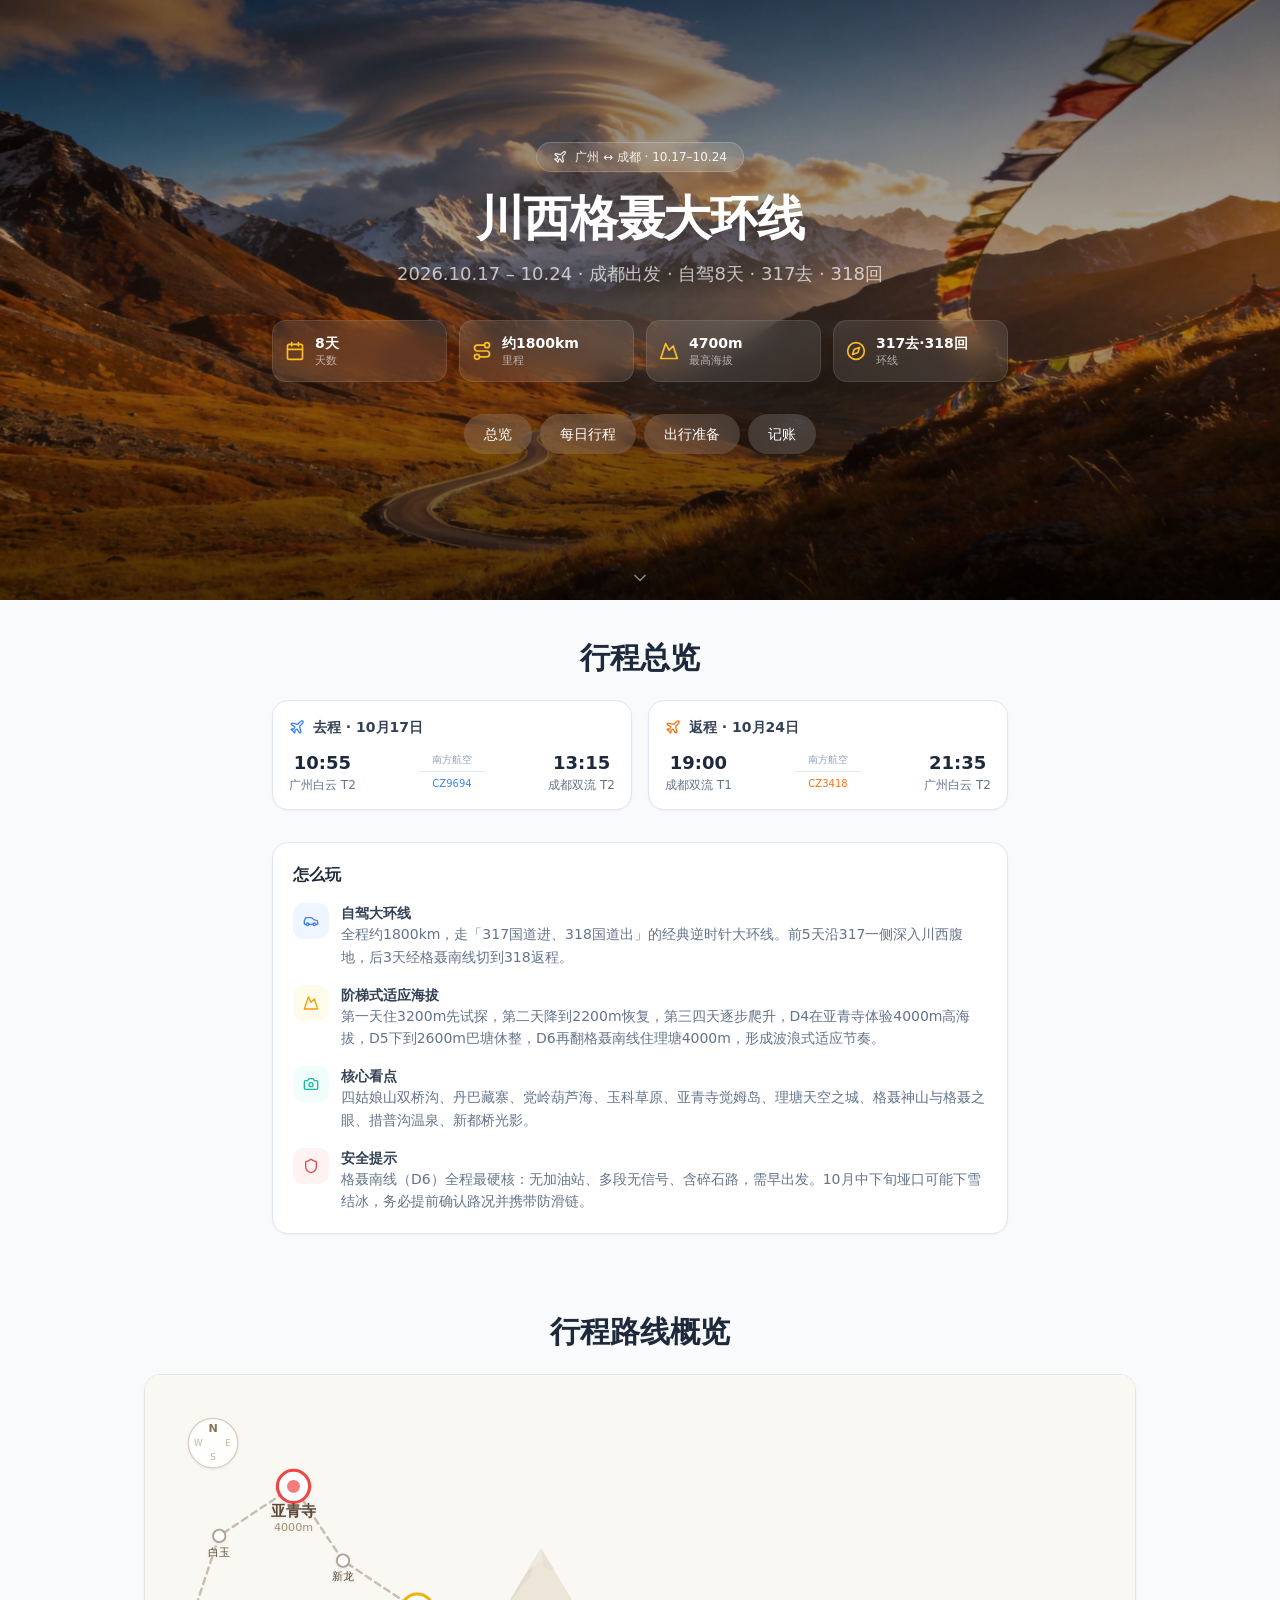
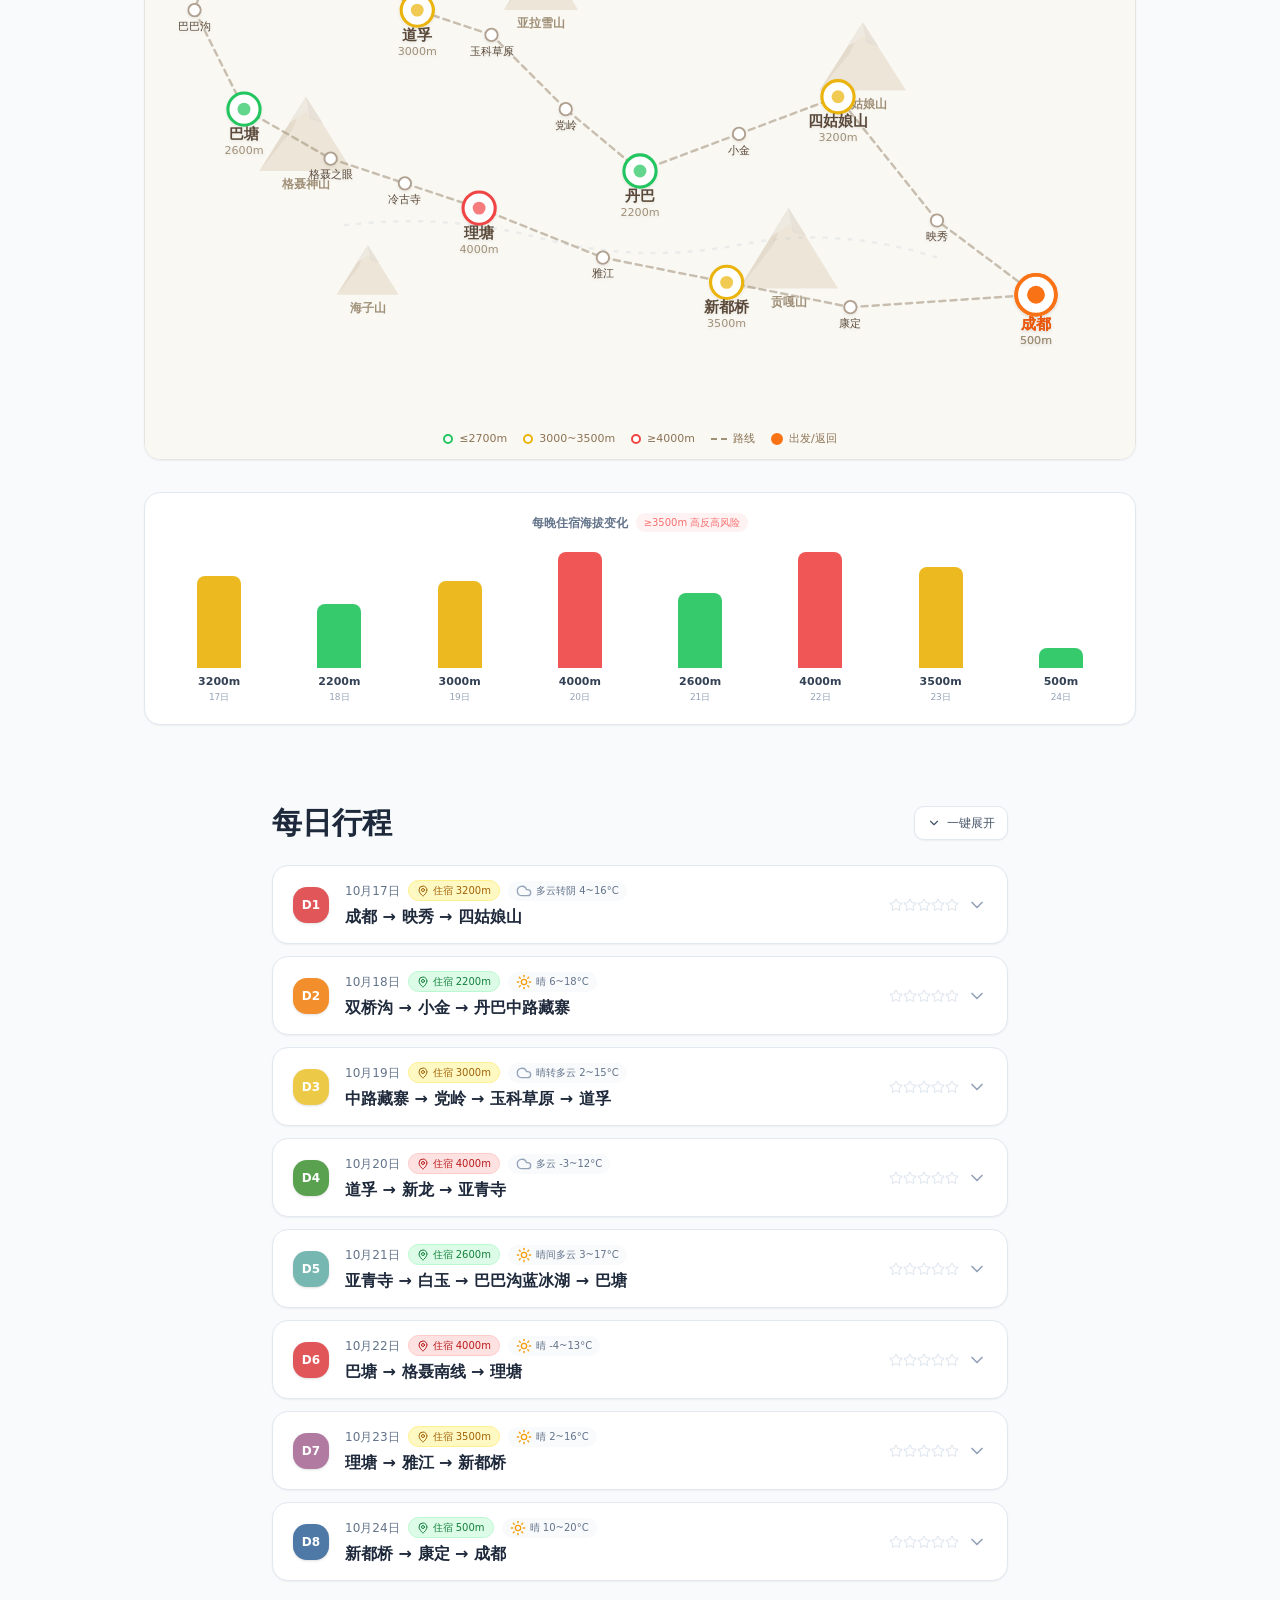
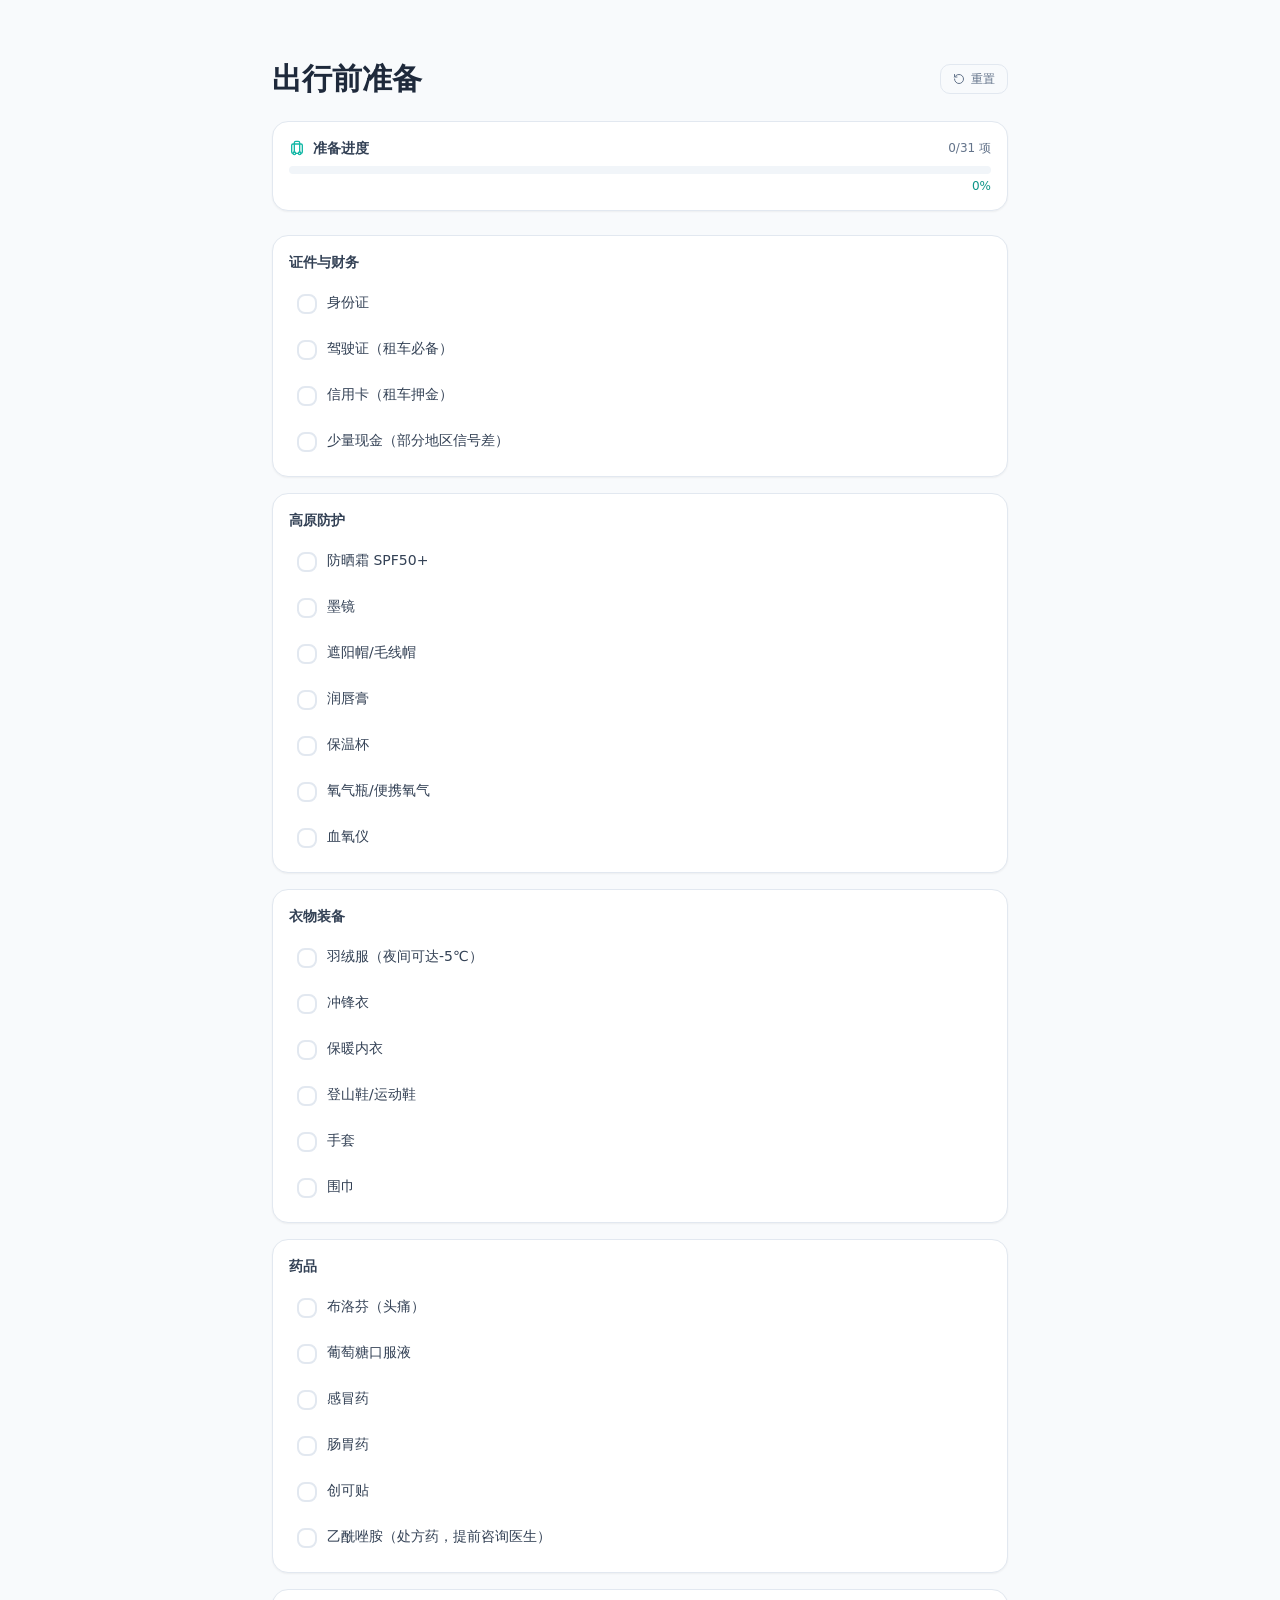
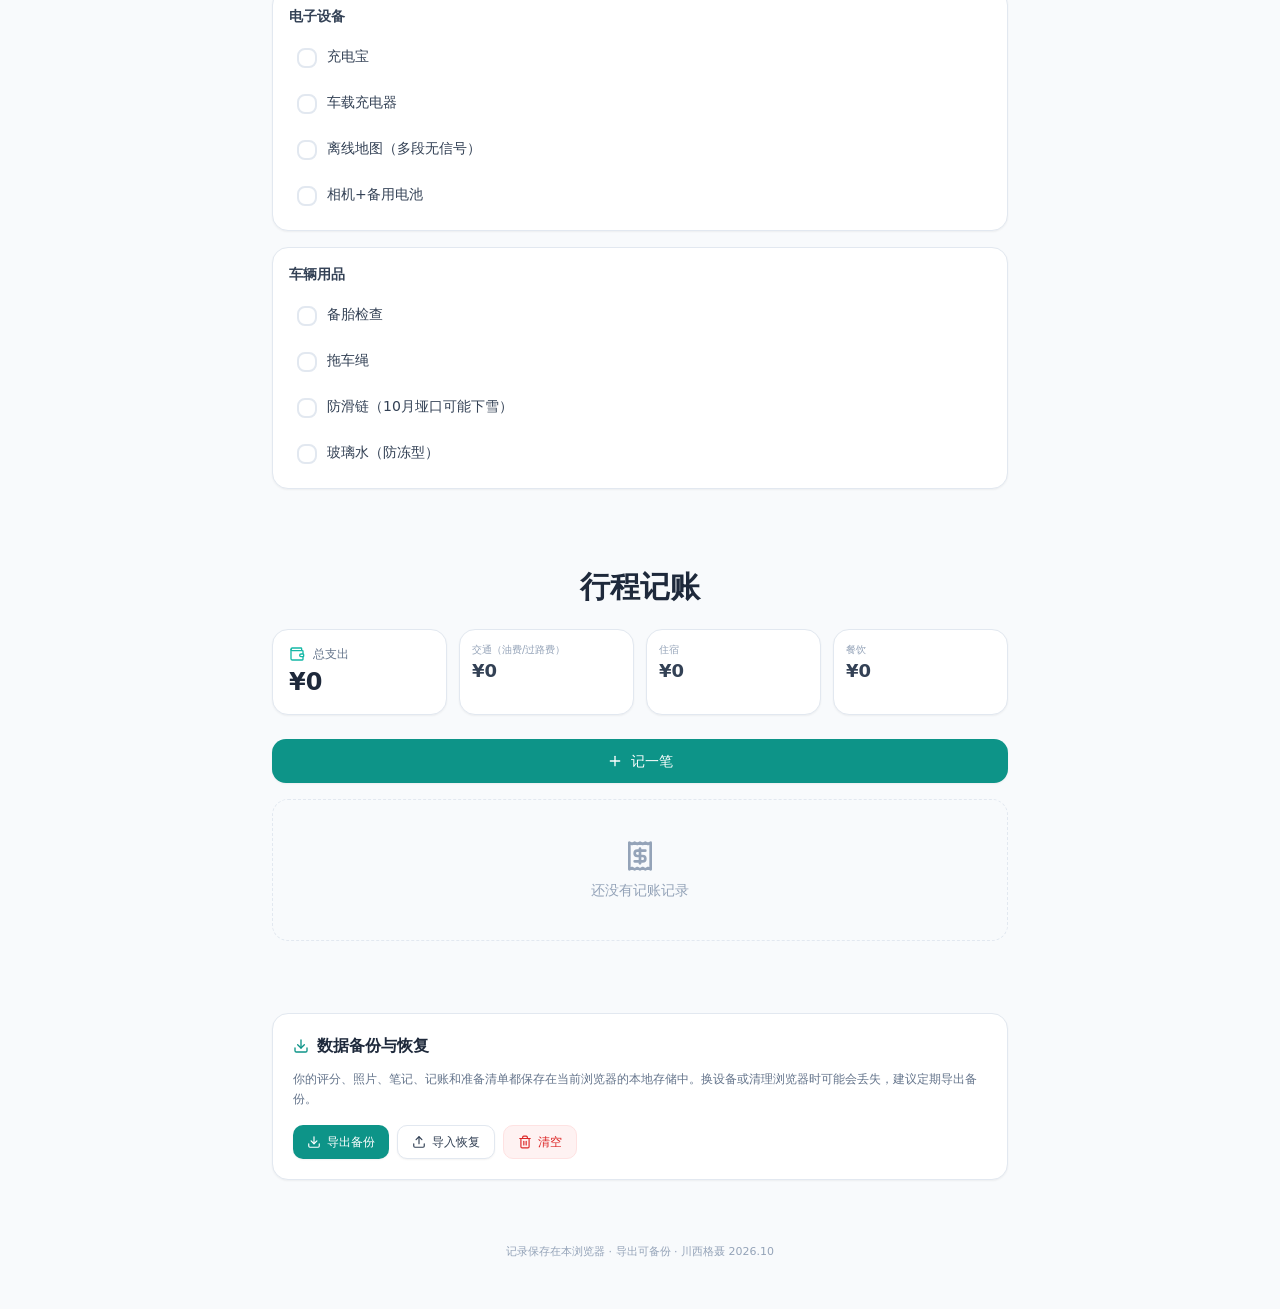
<file: index.html>
<!doctype html>
<html lang="en">
  <head>
    <meta charset="UTF-8" />
    <meta name="viewport" content="width=device-width, initial-scale=1.0" />
    <title>川西格聂大环线 · 山河记</title>
    <script type="module" crossorigin src="./index-9KDaJlB9.js"></script>
    <link rel="stylesheet" crossorigin href="./index-DzYZJMUG.css">
  </head>
  <body>
    <div id="root"></div>
  </body>
</html>
</file>
<file: index-DzYZJMUG.css>
*,:before,:after{--tw-border-spacing-x: 0;--tw-border-spacing-y: 0;--tw-translate-x: 0;--tw-translate-y: 0;--tw-rotate: 0;--tw-skew-x: 0;--tw-skew-y: 0;--tw-scale-x: 1;--tw-scale-y: 1;--tw-pan-x: ;--tw-pan-y: ;--tw-pinch-zoom: ;--tw-scroll-snap-strictness: proximity;--tw-gradient-from-position: ;--tw-gradient-via-position: ;--tw-gradient-to-position: ;--tw-ordinal: ;--tw-slashed-zero: ;--tw-numeric-figure: ;--tw-numeric-spacing: ;--tw-numeric-fraction: ;--tw-ring-inset: ;--tw-ring-offset-width: 0px;--tw-ring-offset-color: #fff;--tw-ring-color: rgb(59 130 246 / .5);--tw-ring-offset-shadow: 0 0 #0000;--tw-ring-shadow: 0 0 #0000;--tw-shadow: 0 0 #0000;--tw-shadow-colored: 0 0 #0000;--tw-blur: ;--tw-brightness: ;--tw-contrast: ;--tw-grayscale: ;--tw-hue-rotate: ;--tw-invert: ;--tw-saturate: ;--tw-sepia: ;--tw-drop-shadow: ;--tw-backdrop-blur: ;--tw-backdrop-brightness: ;--tw-backdrop-contrast: ;--tw-backdrop-grayscale: ;--tw-backdrop-hue-rotate: ;--tw-backdrop-invert: ;--tw-backdrop-opacity: ;--tw-backdrop-saturate: ;--tw-backdrop-sepia: ;--tw-contain-size: ;--tw-contain-layout: ;--tw-contain-paint: ;--tw-contain-style: }::backdrop{--tw-border-spacing-x: 0;--tw-border-spacing-y: 0;--tw-translate-x: 0;--tw-translate-y: 0;--tw-rotate: 0;--tw-skew-x: 0;--tw-skew-y: 0;--tw-scale-x: 1;--tw-scale-y: 1;--tw-pan-x: ;--tw-pan-y: ;--tw-pinch-zoom: ;--tw-scroll-snap-strictness: proximity;--tw-gradient-from-position: ;--tw-gradient-via-position: ;--tw-gradient-to-position: ;--tw-ordinal: ;--tw-slashed-zero: ;--tw-numeric-figure: ;--tw-numeric-spacing: ;--tw-numeric-fraction: ;--tw-ring-inset: ;--tw-ring-offset-width: 0px;--tw-ring-offset-color: #fff;--tw-ring-color: rgb(59 130 246 / .5);--tw-ring-offset-shadow: 0 0 #0000;--tw-ring-shadow: 0 0 #0000;--tw-shadow: 0 0 #0000;--tw-shadow-colored: 0 0 #0000;--tw-blur: ;--tw-brightness: ;--tw-contrast: ;--tw-grayscale: ;--tw-hue-rotate: ;--tw-invert: ;--tw-saturate: ;--tw-sepia: ;--tw-drop-shadow: ;--tw-backdrop-blur: ;--tw-backdrop-brightness: ;--tw-backdrop-contrast: ;--tw-backdrop-grayscale: ;--tw-backdrop-hue-rotate: ;--tw-backdrop-invert: ;--tw-backdrop-opacity: ;--tw-backdrop-saturate: ;--tw-backdrop-sepia: ;--tw-contain-size: ;--tw-contain-layout: ;--tw-contain-paint: ;--tw-contain-style: }*,:before,:after{box-sizing:border-box;border-width:0;border-style:solid;border-color:#e5e7eb}:before,:after{--tw-content: ""}html,:host{line-height:1.5;-webkit-text-size-adjust:100%;-moz-tab-size:4;-o-tab-size:4;tab-size:4;font-family:ui-sans-serif,system-ui,sans-serif,"Apple Color Emoji","Segoe UI Emoji",Segoe UI Symbol,"Noto Color Emoji";font-feature-settings:normal;font-variation-settings:normal;-webkit-tap-highlight-color:transparent}body{margin:0;line-height:inherit}hr{height:0;color:inherit;border-top-width:1px}abbr:where([title]){-webkit-text-decoration:underline dotted;text-decoration:underline dotted}h1,h2,h3,h4,h5,h6{font-size:inherit;font-weight:inherit}a{color:inherit;text-decoration:inherit}b,strong{font-weight:bolder}code,kbd,samp,pre{font-family:ui-monospace,SFMono-Regular,Menlo,Monaco,Consolas,Liberation Mono,Courier New,monospace;font-feature-settings:normal;font-variation-settings:normal;font-size:1em}small{font-size:80%}sub,sup{font-size:75%;line-height:0;position:relative;vertical-align:baseline}sub{bottom:-.25em}sup{top:-.5em}table{text-indent:0;border-color:inherit;border-collapse:collapse}button,input,optgroup,select,textarea{font-family:inherit;font-feature-settings:inherit;font-variation-settings:inherit;font-size:100%;font-weight:inherit;line-height:inherit;letter-spacing:inherit;color:inherit;margin:0;padding:0}button,select{text-transform:none}button,input:where([type=button]),input:where([type=reset]),input:where([type=submit]){-webkit-appearance:button;background-color:transparent;background-image:none}:-moz-focusring{outline:auto}:-moz-ui-invalid{box-shadow:none}progress{vertical-align:baseline}::-webkit-inner-spin-button,::-webkit-outer-spin-button{height:auto}[type=search]{-webkit-appearance:textfield;outline-offset:-2px}::-webkit-search-decoration{-webkit-appearance:none}::-webkit-file-upload-button{-webkit-appearance:button;font:inherit}summary{display:list-item}blockquote,dl,dd,h1,h2,h3,h4,h5,h6,hr,figure,p,pre{margin:0}fieldset{margin:0;padding:0}legend{padding:0}ol,ul,menu{list-style:none;margin:0;padding:0}dialog{padding:0}textarea{resize:vertical}input::-moz-placeholder,textarea::-moz-placeholder{opacity:1;color:#9ca3af}input::placeholder,textarea::placeholder{opacity:1;color:#9ca3af}button,[role=button]{cursor:pointer}:disabled{cursor:default}img,svg,video,canvas,audio,iframe,embed,object{display:block;vertical-align:middle}img,video{max-width:100%;height:auto}[hidden]:where(:not([hidden=until-found])){display:none}:root{--background: 0 0% 100%;--foreground: 240 10% 3.9%;--card: 0 0% 100%;--card-foreground: 240 10% 3.9%;--popover: 0 0% 100%;--popover-foreground: 240 10% 3.9%;--primary: 240 5.9% 10%;--primary-foreground: 0 0% 98%;--secondary: 240 4.8% 95.9%;--secondary-foreground: 240 5.9% 10%;--muted: 240 4.8% 95.9%;--muted-foreground: 240 3.8% 46.1%;--accent: 240 4.8% 95.9%;--accent-foreground: 240 5.9% 10%;--destructive: 0 84.2% 60.2%;--destructive-foreground: 0 0% 98%;--border: 240 5.9% 90%;--input: 240 5.9% 90%;--ring: 240 5.9% 10%;--radius: .625rem;--sidebar-background: 0 0% 98%;--sidebar-foreground: 240 5.3% 26.1%;--sidebar-primary: 240 5.9% 10%;--sidebar-primary-foreground: 0 0% 98%;--sidebar-accent: 240 4.8% 95.9%;--sidebar-accent-foreground: 240 5.9% 10%;--sidebar-border: 220 13% 91%;--sidebar-ring: 217.2 91.2% 59.8%}.dark{--background: 240 10% 3.9%;--foreground: 0 0% 98%;--card: 240 10% 3.9%;--card-foreground: 0 0% 98%;--popover: 240 10% 3.9%;--popover-foreground: 0 0% 98%;--primary: 0 0% 98%;--primary-foreground: 240 5.9% 10%;--secondary: 240 3.7% 15.9%;--secondary-foreground: 0 0% 98%;--muted: 240 3.7% 15.9%;--muted-foreground: 240 5% 64.9%;--accent: 240 3.7% 15.9%;--accent-foreground: 0 0% 98%;--destructive: 0 62.8% 30.6%;--destructive-foreground: 0 0% 98%;--border: 240 3.7% 15.9%;--input: 240 3.7% 15.9%;--ring: 240 4.9% 83.9%;--sidebar-background: 240 5.9% 10%;--sidebar-foreground: 240 4.8% 95.9%;--sidebar-primary: 224.3 76.3% 48%;--sidebar-primary-foreground: 0 0% 100%;--sidebar-accent: 240 3.7% 15.9%;--sidebar-accent-foreground: 240 4.8% 95.9%;--sidebar-border: 240 3.7% 15.9%;--sidebar-ring: 217.2 91.2% 59.8%}*{border-color:hsl(var(--border))}body{background-color:hsl(var(--background));color:hsl(var(--foreground))}.sr-only{position:absolute;width:1px;height:1px;padding:0;margin:-1px;overflow:hidden;clip:rect(0,0,0,0);white-space:nowrap;border-width:0}.pointer-events-none{pointer-events:none}.visible{visibility:visible}.invisible{visibility:hidden}.fixed{position:fixed}.absolute{position:absolute}.relative{position:relative}.inset-0{inset:0}.inset-x-0{left:0;right:0}.inset-y-0{top:0;bottom:0}.-bottom-12{bottom:-3rem}.-left-12{left:-3rem}.-left-\[25px\]{left:-25px}.-right-12{right:-3rem}.-top-12{top:-3rem}.bottom-0{bottom:0}.bottom-3{bottom:.75rem}.left-0{left:0}.left-1\/2{left:50%}.left-2{left:.5rem}.left-\[50\%\]{left:50%}.right-0{right:0}.right-1{right:.25rem}.right-2{right:.5rem}.right-3{right:.75rem}.right-4{right:1rem}.top-0{top:0}.top-1{top:.25rem}.top-1\.5{top:.375rem}.top-1\/2{top:50%}.top-3\.5{top:.875rem}.top-4{top:1rem}.top-\[1px\]{top:1px}.top-\[50\%\]{top:50%}.top-\[60\%\]{top:60%}.top-full{top:100%}.isolate{isolation:isolate}.z-10{z-index:10}.z-20{z-index:20}.z-50{z-index:50}.z-\[1\]{z-index:1}.order-first{order:-9999}.order-last{order:9999}.col-span-2{grid-column:span 2 / span 2}.col-start-2{grid-column-start:2}.row-span-2{grid-row:span 2 / span 2}.row-start-1{grid-row-start:1}.\!m-0{margin:0!important}.-mx-1{margin-left:-.25rem;margin-right:-.25rem}.-my-2{margin-top:-.5rem;margin-bottom:-.5rem}.mx-2{margin-left:.5rem;margin-right:.5rem}.mx-3\.5{margin-left:.875rem;margin-right:.875rem}.mx-auto{margin-left:auto;margin-right:auto}.my-0{margin-top:0;margin-bottom:0}.my-0\.5{margin-top:.125rem;margin-bottom:.125rem}.my-1{margin-top:.25rem;margin-bottom:.25rem}.-ml-4{margin-left:-1rem}.-mt-4{margin-top:-1rem}.mb-1{margin-bottom:.25rem}.mb-1\.5{margin-bottom:.375rem}.mb-2{margin-bottom:.5rem}.mb-3{margin-bottom:.75rem}.mb-4{margin-bottom:1rem}.mb-5{margin-bottom:1.25rem}.mb-6{margin-bottom:1.5rem}.mb-8{margin-bottom:2rem}.ml-0\.5{margin-left:.125rem}.ml-1{margin-left:.25rem}.ml-1\.5{margin-left:.375rem}.ml-2{margin-left:.5rem}.ml-4{margin-left:1rem}.ml-auto{margin-left:auto}.mt-0\.5{margin-top:.125rem}.mt-1{margin-top:.25rem}.mt-1\.5{margin-top:.375rem}.mt-2{margin-top:.5rem}.mt-3{margin-top:.75rem}.mt-4{margin-top:1rem}.mt-8{margin-top:2rem}.mt-auto{margin-top:auto}.line-clamp-1{overflow:hidden;display:-webkit-box;-webkit-box-orient:vertical;-webkit-line-clamp:1}.line-clamp-2{overflow:hidden;display:-webkit-box;-webkit-box-orient:vertical;-webkit-line-clamp:2}.block{display:block}.inline-block{display:inline-block}.flex{display:flex}.inline-flex{display:inline-flex}.table{display:table}.table-caption{display:table-caption}.table-cell{display:table-cell}.table-row{display:table-row}.grid{display:grid}.hidden{display:none}.aspect-square{aspect-ratio:1 / 1}.aspect-video{aspect-ratio:16 / 9}.size-10{width:2.5rem;height:2.5rem}.size-2{width:.5rem;height:.5rem}.size-2\.5{width:.625rem;height:.625rem}.size-3{width:.75rem;height:.75rem}.size-3\.5{width:.875rem;height:.875rem}.size-4{width:1rem;height:1rem}.size-6{width:1.5rem;height:1.5rem}.size-7{width:1.75rem;height:1.75rem}.size-8{width:2rem;height:2rem}.size-9{width:2.25rem;height:2.25rem}.size-auto{width:auto;height:auto}.size-full{width:100%;height:100%}.h-0\.5{height:.125rem}.h-1{height:.25rem}.h-1\.5{height:.375rem}.h-10{height:2.5rem}.h-12{height:3rem}.h-2{height:.5rem}.h-2\.5{height:.625rem}.h-3{height:.75rem}.h-3\.5{height:.875rem}.h-4{height:1rem}.h-5{height:1.25rem}.h-6{height:1.5rem}.h-7{height:1.75rem}.h-8{height:2rem}.h-9{height:2.25rem}.h-\[1\.15rem\]{height:1.15rem}.h-\[400px\]{height:400px}.h-\[calc\(100\%-1px\)\]{height:calc(100% - 1px)}.h-\[var\(--radix-navigation-menu-viewport-height\)\]{height:var(--radix-navigation-menu-viewport-height)}.h-\[var\(--radix-select-trigger-height\)\]{height:var(--radix-select-trigger-height)}.h-auto{height:auto}.h-full{height:100%}.h-px{height:1px}.h-svh{height:100svh}.max-h-\[300px\]{max-height:300px}.min-h-0{min-height:0px}.min-h-16{min-height:4rem}.min-h-4{min-height:1rem}.min-h-\[520px\]{min-height:520px}.min-h-\[80px\]{min-height:80px}.min-h-\[90px\]{min-height:90px}.min-h-screen{min-height:100vh}.min-h-svh{min-height:100svh}.w-0{width:0px}.w-1{width:.25rem}.w-16{width:4rem}.w-2{width:.5rem}.w-2\.5{width:.625rem}.w-3{width:.75rem}.w-3\.5{width:.875rem}.w-3\/4{width:75%}.w-4{width:1rem}.w-5{width:1.25rem}.w-6{width:1.5rem}.w-64{width:16rem}.w-72{width:18rem}.w-8{width:2rem}.w-9{width:2.25rem}.w-\[100px\]{width:100px}.w-auto{width:auto}.w-fit{width:-moz-fit-content;width:fit-content}.w-full{width:100%}.w-max{width:-moz-max-content;width:max-content}.w-px{width:1px}.min-w-0{min-width:0px}.min-w-10{min-width:2.5rem}.min-w-5{min-width:1.25rem}.min-w-8{min-width:2rem}.min-w-9{min-width:2.25rem}.min-w-\[12rem\]{min-width:12rem}.min-w-\[360px\]{min-width:360px}.min-w-\[8rem\]{min-width:8rem}.min-w-\[var\(--radix-select-trigger-width\)\]{min-width:var(--radix-select-trigger-width)}.max-w-3xl{max-width:48rem}.max-w-5xl{max-width:64rem}.max-w-\[36px\]{max-width:36px}.max-w-\[calc\(100\%-2rem\)\]{max-width:calc(100% - 2rem)}.max-w-max{max-width:-moz-max-content;max-width:max-content}.max-w-sm{max-width:24rem}.flex-1{flex:1 1 0%}.shrink-0{flex-shrink:0}.grow{flex-grow:1}.grow-0{flex-grow:0}.basis-full{flex-basis:100%}.caption-bottom{caption-side:bottom}.border-collapse{border-collapse:collapse}.-translate-x-1\/2{--tw-translate-x: -50%;transform:translate(var(--tw-translate-x),var(--tw-translate-y)) rotate(var(--tw-rotate)) skew(var(--tw-skew-x)) skewY(var(--tw-skew-y)) scaleX(var(--tw-scale-x)) scaleY(var(--tw-scale-y))}.-translate-x-px{--tw-translate-x: -1px;transform:translate(var(--tw-translate-x),var(--tw-translate-y)) rotate(var(--tw-rotate)) skew(var(--tw-skew-x)) skewY(var(--tw-skew-y)) scaleX(var(--tw-scale-x)) scaleY(var(--tw-scale-y))}.-translate-y-1\/2{--tw-translate-y: -50%;transform:translate(var(--tw-translate-x),var(--tw-translate-y)) rotate(var(--tw-rotate)) skew(var(--tw-skew-x)) skewY(var(--tw-skew-y)) scaleX(var(--tw-scale-x)) scaleY(var(--tw-scale-y))}.translate-x-\[-50\%\]{--tw-translate-x: -50%;transform:translate(var(--tw-translate-x),var(--tw-translate-y)) rotate(var(--tw-rotate)) skew(var(--tw-skew-x)) skewY(var(--tw-skew-y)) scaleX(var(--tw-scale-x)) scaleY(var(--tw-scale-y))}.translate-x-px{--tw-translate-x: 1px;transform:translate(var(--tw-translate-x),var(--tw-translate-y)) rotate(var(--tw-rotate)) skew(var(--tw-skew-x)) skewY(var(--tw-skew-y)) scaleX(var(--tw-scale-x)) scaleY(var(--tw-scale-y))}.translate-y-0\.5{--tw-translate-y: .125rem;transform:translate(var(--tw-translate-x),var(--tw-translate-y)) rotate(var(--tw-rotate)) skew(var(--tw-skew-x)) skewY(var(--tw-skew-y)) scaleX(var(--tw-scale-x)) scaleY(var(--tw-scale-y))}.translate-y-\[-50\%\]{--tw-translate-y: -50%;transform:translate(var(--tw-translate-x),var(--tw-translate-y)) rotate(var(--tw-rotate)) skew(var(--tw-skew-x)) skewY(var(--tw-skew-y)) scaleX(var(--tw-scale-x)) scaleY(var(--tw-scale-y))}.translate-y-\[calc\(-50\%_-_2px\)\]{--tw-translate-y: calc(-50% - 2px) ;transform:translate(var(--tw-translate-x),var(--tw-translate-y)) rotate(var(--tw-rotate)) skew(var(--tw-skew-x)) skewY(var(--tw-skew-y)) scaleX(var(--tw-scale-x)) scaleY(var(--tw-scale-y))}.rotate-180{--tw-rotate: 180deg;transform:translate(var(--tw-translate-x),var(--tw-translate-y)) rotate(var(--tw-rotate)) skew(var(--tw-skew-x)) skewY(var(--tw-skew-y)) scaleX(var(--tw-scale-x)) scaleY(var(--tw-scale-y))}.rotate-45{--tw-rotate: 45deg;transform:translate(var(--tw-translate-x),var(--tw-translate-y)) rotate(var(--tw-rotate)) skew(var(--tw-skew-x)) skewY(var(--tw-skew-y)) scaleX(var(--tw-scale-x)) scaleY(var(--tw-scale-y))}.rotate-90{--tw-rotate: 90deg;transform:translate(var(--tw-translate-x),var(--tw-translate-y)) rotate(var(--tw-rotate)) skew(var(--tw-skew-x)) skewY(var(--tw-skew-y)) scaleX(var(--tw-scale-x)) scaleY(var(--tw-scale-y))}.transform{transform:translate(var(--tw-translate-x),var(--tw-translate-y)) rotate(var(--tw-rotate)) skew(var(--tw-skew-x)) skewY(var(--tw-skew-y)) scaleX(var(--tw-scale-x)) scaleY(var(--tw-scale-y))}@keyframes bounce{0%,to{transform:translateY(-25%);animation-timing-function:cubic-bezier(.8,0,1,1)}50%{transform:none;animation-timing-function:cubic-bezier(0,0,.2,1)}}.animate-bounce{animation:bounce 1s infinite}@keyframes caret-blink{0%,70%,to{opacity:1}20%,50%{opacity:0}}.animate-caret-blink{animation:caret-blink 1.25s ease-out infinite}@keyframes pulse{50%{opacity:.5}}.animate-pulse{animation:pulse 2s cubic-bezier(.4,0,.6,1) infinite}@keyframes spin{to{transform:rotate(360deg)}}.animate-spin{animation:spin 1s linear infinite}.cursor-default{cursor:default}.cursor-pointer{cursor:pointer}.cursor-text{cursor:text}.touch-none{touch-action:none}.select-none{-webkit-user-select:none;-moz-user-select:none;user-select:none}.resize-none{resize:none}.resize-y{resize:vertical}.resize{resize:both}.scroll-my-1{scroll-margin-top:.25rem;scroll-margin-bottom:.25rem}.scroll-py-1{scroll-padding-top:.25rem;scroll-padding-bottom:.25rem}.list-disc{list-style-type:disc}.list-none{list-style-type:none}.auto-rows-min{grid-auto-rows:min-content}.grid-cols-1{grid-template-columns:repeat(1,minmax(0,1fr))}.grid-cols-2{grid-template-columns:repeat(2,minmax(0,1fr))}.grid-cols-3{grid-template-columns:repeat(3,minmax(0,1fr))}.grid-cols-\[0_1fr\]{grid-template-columns:0 1fr}.grid-rows-\[auto_auto\]{grid-template-rows:auto auto}.flex-row{flex-direction:row}.flex-col{flex-direction:column}.flex-col-reverse{flex-direction:column-reverse}.flex-wrap{flex-wrap:wrap}.place-content-center{place-content:center}.items-start{align-items:flex-start}.items-end{align-items:flex-end}.items-center{align-items:center}.items-stretch{align-items:stretch}.justify-start{justify-content:flex-start}.justify-center{justify-content:center}.justify-between{justify-content:space-between}.justify-items-start{justify-items:start}.gap-0\.5{gap:.125rem}.gap-1{gap:.25rem}.gap-1\.5{gap:.375rem}.gap-2{gap:.5rem}.gap-2\.5{gap:.625rem}.gap-3{gap:.75rem}.gap-4{gap:1rem}.gap-6{gap:1.5rem}.gap-7{gap:1.75rem}.gap-\[--spacing\(var\(--gap\)\)\]{gap:var(--spacing(var(--gap)))}.gap-x-2{-moz-column-gap:.5rem;column-gap:.5rem}.gap-y-0\.5{row-gap:.125rem}.gap-y-1{row-gap:.25rem}.space-y-2>:not([hidden])~:not([hidden]){--tw-space-y-reverse: 0;margin-top:calc(.5rem * calc(1 - var(--tw-space-y-reverse)));margin-bottom:calc(.5rem * var(--tw-space-y-reverse))}.space-y-3>:not([hidden])~:not([hidden]){--tw-space-y-reverse: 0;margin-top:calc(.75rem * calc(1 - var(--tw-space-y-reverse)));margin-bottom:calc(.75rem * var(--tw-space-y-reverse))}.space-y-4>:not([hidden])~:not([hidden]){--tw-space-y-reverse: 0;margin-top:calc(1rem * calc(1 - var(--tw-space-y-reverse)));margin-bottom:calc(1rem * var(--tw-space-y-reverse))}.self-start{align-self:flex-start}.self-stretch{align-self:stretch}.justify-self-end{justify-self:end}.overflow-auto{overflow:auto}.overflow-hidden{overflow:hidden}.overflow-x-auto{overflow-x:auto}.overflow-y-auto{overflow-y:auto}.overflow-x-hidden{overflow-x:hidden}.truncate{overflow:hidden;text-overflow:ellipsis;white-space:nowrap}.whitespace-nowrap{white-space:nowrap}.text-balance{text-wrap:balance}.break-words{overflow-wrap:break-word}.rounded{border-radius:.25rem}.rounded-2xl{border-radius:1rem}.rounded-\[2px\]{border-radius:2px}.rounded-\[4px\]{border-radius:4px}.rounded-\[calc\(var\(--radius\)-5px\)\]{border-radius:calc(var(--radius) - 5px)}.rounded-\[inherit\]{border-radius:inherit}.rounded-full{border-radius:9999px}.rounded-lg{border-radius:var(--radius)}.rounded-md{border-radius:calc(var(--radius) - 2px)}.rounded-none{border-radius:0}.rounded-sm{border-radius:calc(var(--radius) - 4px)}.rounded-xl{border-radius:calc(var(--radius) + 4px)}.rounded-xs{border-radius:calc(var(--radius) - 6px)}.rounded-l-md{border-top-left-radius:calc(var(--radius) - 2px);border-bottom-left-radius:calc(var(--radius) - 2px)}.rounded-r-md{border-top-right-radius:calc(var(--radius) - 2px);border-bottom-right-radius:calc(var(--radius) - 2px)}.rounded-t-md{border-top-left-radius:calc(var(--radius) - 2px);border-top-right-radius:calc(var(--radius) - 2px)}.rounded-tl-sm{border-top-left-radius:calc(var(--radius) - 4px)}.border{border-width:1px}.border-0{border-width:0px}.border-2{border-width:2px}.border-\[1\.5px\]{border-width:1.5px}.border-y{border-top-width:1px;border-bottom-width:1px}.border-b{border-bottom-width:1px}.border-l{border-left-width:1px}.border-l-2{border-left-width:2px}.border-r{border-right-width:1px}.border-t{border-top-width:1px}.border-t-2{border-top-width:2px}.border-dashed{border-style:dashed}.border-\[\#a09078\]{--tw-border-opacity: 1;border-color:rgb(160 144 120 / var(--tw-border-opacity, 1))}.border-blue-100{--tw-border-opacity: 1;border-color:rgb(219 234 254 / var(--tw-border-opacity, 1))}.border-blue-200{--tw-border-opacity: 1;border-color:rgb(191 219 254 / var(--tw-border-opacity, 1))}.border-border{border-color:hsl(var(--border))}.border-border\/50{border-color:hsl(var(--border) / .5)}.border-green-200{--tw-border-opacity: 1;border-color:rgb(187 247 208 / var(--tw-border-opacity, 1))}.border-green-500{--tw-border-opacity: 1;border-color:rgb(34 197 94 / var(--tw-border-opacity, 1))}.border-indigo-100{--tw-border-opacity: 1;border-color:rgb(224 231 255 / var(--tw-border-opacity, 1))}.border-indigo-200{--tw-border-opacity: 1;border-color:rgb(199 210 254 / var(--tw-border-opacity, 1))}.border-input{border-color:hsl(var(--input))}.border-orange-500{--tw-border-opacity: 1;border-color:rgb(249 115 22 / var(--tw-border-opacity, 1))}.border-primary{border-color:hsl(var(--primary))}.border-red-100{--tw-border-opacity: 1;border-color:rgb(254 226 226 / var(--tw-border-opacity, 1))}.border-red-200{--tw-border-opacity: 1;border-color:rgb(254 202 202 / var(--tw-border-opacity, 1))}.border-red-500{--tw-border-opacity: 1;border-color:rgb(239 68 68 / var(--tw-border-opacity, 1))}.border-sidebar-border{border-color:hsl(var(--sidebar-border))}.border-slate-100{--tw-border-opacity: 1;border-color:rgb(241 245 249 / var(--tw-border-opacity, 1))}.border-slate-200{--tw-border-opacity: 1;border-color:rgb(226 232 240 / var(--tw-border-opacity, 1))}.border-stone-200{--tw-border-opacity: 1;border-color:rgb(231 229 228 / var(--tw-border-opacity, 1))}.border-transparent{border-color:transparent}.border-white{--tw-border-opacity: 1;border-color:rgb(255 255 255 / var(--tw-border-opacity, 1))}.border-white\/10{border-color:#ffffff1a}.border-white\/20{border-color:#fff3}.border-yellow-200{--tw-border-opacity: 1;border-color:rgb(254 240 138 / var(--tw-border-opacity, 1))}.border-yellow-500{--tw-border-opacity: 1;border-color:rgb(234 179 8 / var(--tw-border-opacity, 1))}.border-l-transparent{border-left-color:transparent}.border-t-transparent{border-top-color:transparent}.bg-\[\#faf8f3\]{--tw-bg-opacity: 1;background-color:rgb(250 248 243 / var(--tw-bg-opacity, 1))}.bg-accent{background-color:hsl(var(--accent))}.bg-amber-50{--tw-bg-opacity: 1;background-color:rgb(255 251 235 / var(--tw-bg-opacity, 1))}.bg-background{background-color:hsl(var(--background))}.bg-black\/50{background-color:#00000080}.bg-blue-50{--tw-bg-opacity: 1;background-color:rgb(239 246 255 / var(--tw-bg-opacity, 1))}.bg-border{background-color:hsl(var(--border))}.bg-card{background-color:hsl(var(--card))}.bg-destructive{--tw-bg-opacity: 1;background-color:hsl(var(--destructive) / var(--tw-bg-opacity, 1))}.bg-foreground{background-color:hsl(var(--foreground))}.bg-green-100{--tw-bg-opacity: 1;background-color:rgb(220 252 231 / var(--tw-bg-opacity, 1))}.bg-indigo-50{--tw-bg-opacity: 1;background-color:rgb(238 242 255 / var(--tw-bg-opacity, 1))}.bg-indigo-600{--tw-bg-opacity: 1;background-color:rgb(79 70 229 / var(--tw-bg-opacity, 1))}.bg-input{background-color:hsl(var(--input))}.bg-muted{background-color:hsl(var(--muted))}.bg-muted\/50{background-color:hsl(var(--muted) / .5)}.bg-orange-500{--tw-bg-opacity: 1;background-color:rgb(249 115 22 / var(--tw-bg-opacity, 1))}.bg-popover{background-color:hsl(var(--popover))}.bg-primary{background-color:hsl(var(--primary))}.bg-primary\/20{background-color:hsl(var(--primary) / .2)}.bg-red-100{--tw-bg-opacity: 1;background-color:rgb(254 226 226 / var(--tw-bg-opacity, 1))}.bg-red-50{--tw-bg-opacity: 1;background-color:rgb(254 242 242 / var(--tw-bg-opacity, 1))}.bg-red-500{--tw-bg-opacity: 1;background-color:rgb(239 68 68 / var(--tw-bg-opacity, 1))}.bg-secondary{background-color:hsl(var(--secondary))}.bg-sidebar{background-color:hsl(var(--sidebar-background))}.bg-sidebar-border{background-color:hsl(var(--sidebar-border))}.bg-slate-100{--tw-bg-opacity: 1;background-color:rgb(241 245 249 / var(--tw-bg-opacity, 1))}.bg-slate-200{--tw-bg-opacity: 1;background-color:rgb(226 232 240 / var(--tw-bg-opacity, 1))}.bg-slate-50{--tw-bg-opacity: 1;background-color:rgb(248 250 252 / var(--tw-bg-opacity, 1))}.bg-slate-800{--tw-bg-opacity: 1;background-color:rgb(30 41 59 / var(--tw-bg-opacity, 1))}.bg-teal-50{--tw-bg-opacity: 1;background-color:rgb(240 253 250 / var(--tw-bg-opacity, 1))}.bg-teal-50\/50{background-color:#f0fdfa80}.bg-teal-500{--tw-bg-opacity: 1;background-color:rgb(20 184 166 / var(--tw-bg-opacity, 1))}.bg-teal-600{--tw-bg-opacity: 1;background-color:rgb(13 148 136 / var(--tw-bg-opacity, 1))}.bg-transparent{background-color:transparent}.bg-white{--tw-bg-opacity: 1;background-color:rgb(255 255 255 / var(--tw-bg-opacity, 1))}.bg-white\/10{background-color:#ffffff1a}.bg-white\/15{background-color:#ffffff26}.bg-yellow-100{--tw-bg-opacity: 1;background-color:rgb(254 249 195 / var(--tw-bg-opacity, 1))}.bg-gradient-to-b{background-image:linear-gradient(to bottom,var(--tw-gradient-stops))}.bg-gradient-to-r{background-image:linear-gradient(to right,var(--tw-gradient-stops))}.from-black\/50{--tw-gradient-from: rgb(0 0 0 / .5) var(--tw-gradient-from-position);--tw-gradient-to: rgb(0 0 0 / 0) var(--tw-gradient-to-position);--tw-gradient-stops: var(--tw-gradient-from), var(--tw-gradient-to)}.from-sky-50{--tw-gradient-from: #f0f9ff var(--tw-gradient-from-position);--tw-gradient-to: rgb(240 249 255 / 0) var(--tw-gradient-to-position);--tw-gradient-stops: var(--tw-gradient-from), var(--tw-gradient-to)}.via-black\/30{--tw-gradient-to: rgb(0 0 0 / 0) var(--tw-gradient-to-position);--tw-gradient-stops: var(--tw-gradient-from), rgb(0 0 0 / .3) var(--tw-gradient-via-position), var(--tw-gradient-to)}.to-black\/70{--tw-gradient-to: rgb(0 0 0 / .7) var(--tw-gradient-to-position)}.to-blue-50{--tw-gradient-to: #eff6ff var(--tw-gradient-to-position)}.fill-amber-400{fill:#fbbf24}.fill-current{fill:currentColor}.fill-foreground{fill:hsl(var(--foreground))}.fill-primary{fill:hsl(var(--primary))}.object-cover{-o-object-fit:cover;object-fit:cover}.p-0{padding:0}.p-0\.5{padding:.125rem}.p-1{padding:.25rem}.p-1\.5{padding:.375rem}.p-2{padding:.5rem}.p-2\.5{padding:.625rem}.p-3{padding:.75rem}.p-3\.5{padding:.875rem}.p-4{padding:1rem}.p-5{padding:1.25rem}.p-6{padding:1.5rem}.p-\[3px\]{padding:3px}.p-px{padding:1px}.px-1{padding-left:.25rem;padding-right:.25rem}.px-1\.5{padding-left:.375rem;padding-right:.375rem}.px-2{padding-left:.5rem;padding-right:.5rem}.px-2\.5{padding-left:.625rem;padding-right:.625rem}.px-3{padding-left:.75rem;padding-right:.75rem}.px-3\.5{padding-left:.875rem;padding-right:.875rem}.px-4{padding-left:1rem;padding-right:1rem}.px-5{padding-left:1.25rem;padding-right:1.25rem}.px-6{padding-left:1.5rem;padding-right:1.5rem}.py-0\.5{padding-top:.125rem;padding-bottom:.125rem}.py-1{padding-top:.25rem;padding-bottom:.25rem}.py-1\.5{padding-top:.375rem;padding-bottom:.375rem}.py-10{padding-top:2.5rem;padding-bottom:2.5rem}.py-2{padding-top:.5rem;padding-bottom:.5rem}.py-2\.5{padding-top:.625rem;padding-bottom:.625rem}.py-3{padding-top:.75rem;padding-bottom:.75rem}.py-3\.5{padding-top:.875rem;padding-bottom:.875rem}.py-4{padding-top:1rem;padding-bottom:1rem}.py-6{padding-top:1.5rem;padding-bottom:1.5rem}.py-8{padding-top:2rem;padding-bottom:2rem}.pb-1{padding-bottom:.25rem}.pb-12{padding-bottom:3rem}.pb-3{padding-bottom:.75rem}.pb-4{padding-bottom:1rem}.pb-5{padding-bottom:1.25rem}.pl-2{padding-left:.5rem}.pl-3{padding-left:.75rem}.pl-4{padding-left:1rem}.pl-5{padding-left:1.25rem}.pl-8{padding-left:2rem}.pr-1{padding-right:.25rem}.pr-2{padding-right:.5rem}.pr-2\.5{padding-right:.625rem}.pr-3{padding-right:.75rem}.pr-8{padding-right:2rem}.pt-0{padding-top:0}.pt-3{padding-top:.75rem}.pt-4{padding-top:1rem}.text-left{text-align:left}.text-center{text-align:center}.text-right{text-align:right}.align-middle{vertical-align:middle}.font-mono{font-family:ui-monospace,SFMono-Regular,Menlo,Monaco,Consolas,Liberation Mono,Courier New,monospace}.font-sans{font-family:ui-sans-serif,system-ui,sans-serif,"Apple Color Emoji","Segoe UI Emoji",Segoe UI Symbol,"Noto Color Emoji"}.text-2xl{font-size:1.5rem;line-height:2rem}.text-\[0\.8rem\]{font-size:.8rem}.text-\[10px\]{font-size:10px}.text-\[11px\]{font-size:11px}.text-\[2rem\]{font-size:2rem}.text-\[9px\]{font-size:9px}.text-base{font-size:1rem;line-height:1.5rem}.text-lg{font-size:1.125rem;line-height:1.75rem}.text-sm{font-size:.875rem;line-height:1.25rem}.text-sm\/relaxed{font-size:.875rem;line-height:1.625}.text-xl{font-size:1.25rem;line-height:1.75rem}.text-xs{font-size:.75rem;line-height:1rem}.font-bold{font-weight:700}.font-medium{font-weight:500}.font-normal{font-weight:400}.font-semibold{font-weight:600}.uppercase{text-transform:uppercase}.tabular-nums{--tw-numeric-spacing: tabular-nums;font-variant-numeric:var(--tw-ordinal) var(--tw-slashed-zero) var(--tw-numeric-figure) var(--tw-numeric-spacing) var(--tw-numeric-fraction)}.leading-none{line-height:1}.leading-normal{line-height:1.5}.leading-relaxed{line-height:1.625}.leading-snug{line-height:1.375}.leading-tight{line-height:1.25}.tracking-tight{letter-spacing:-.025em}.tracking-wider{letter-spacing:.05em}.tracking-widest{letter-spacing:.1em}.text-\[\#8b7355\]{--tw-text-opacity: 1;color:rgb(139 115 85 / var(--tw-text-opacity, 1))}.text-accent-foreground{color:hsl(var(--accent-foreground))}.text-amber-400{--tw-text-opacity: 1;color:rgb(251 191 36 / var(--tw-text-opacity, 1))}.text-amber-500{--tw-text-opacity: 1;color:rgb(245 158 11 / var(--tw-text-opacity, 1))}.text-background{color:hsl(var(--background))}.text-blue-500{--tw-text-opacity: 1;color:rgb(59 130 246 / var(--tw-text-opacity, 1))}.text-blue-700{--tw-text-opacity: 1;color:rgb(29 78 216 / var(--tw-text-opacity, 1))}.text-card-foreground{color:hsl(var(--card-foreground))}.text-current{color:currentColor}.text-destructive{--tw-text-opacity: 1;color:hsl(var(--destructive) / var(--tw-text-opacity, 1))}.text-foreground{color:hsl(var(--foreground))}.text-green-600{--tw-text-opacity: 1;color:rgb(22 163 74 / var(--tw-text-opacity, 1))}.text-green-700{--tw-text-opacity: 1;color:rgb(21 128 61 / var(--tw-text-opacity, 1))}.text-indigo-500{--tw-text-opacity: 1;color:rgb(99 102 241 / var(--tw-text-opacity, 1))}.text-indigo-600{--tw-text-opacity: 1;color:rgb(79 70 229 / var(--tw-text-opacity, 1))}.text-indigo-700{--tw-text-opacity: 1;color:rgb(67 56 202 / var(--tw-text-opacity, 1))}.text-muted-foreground{color:hsl(var(--muted-foreground))}.text-orange-500{--tw-text-opacity: 1;color:rgb(249 115 22 / var(--tw-text-opacity, 1))}.text-popover-foreground{color:hsl(var(--popover-foreground))}.text-primary{color:hsl(var(--primary))}.text-primary-foreground{color:hsl(var(--primary-foreground))}.text-purple-500{--tw-text-opacity: 1;color:rgb(168 85 247 / var(--tw-text-opacity, 1))}.text-red-400{--tw-text-opacity: 1;color:rgb(248 113 113 / var(--tw-text-opacity, 1))}.text-red-500{--tw-text-opacity: 1;color:rgb(239 68 68 / var(--tw-text-opacity, 1))}.text-red-600{--tw-text-opacity: 1;color:rgb(220 38 38 / var(--tw-text-opacity, 1))}.text-red-700{--tw-text-opacity: 1;color:rgb(185 28 28 / var(--tw-text-opacity, 1))}.text-red-800{--tw-text-opacity: 1;color:rgb(153 27 27 / var(--tw-text-opacity, 1))}.text-secondary-foreground{color:hsl(var(--secondary-foreground))}.text-sidebar-foreground{color:hsl(var(--sidebar-foreground))}.text-sidebar-foreground\/70{color:hsl(var(--sidebar-foreground) / .7)}.text-sky-400{--tw-text-opacity: 1;color:rgb(56 189 248 / var(--tw-text-opacity, 1))}.text-slate-200{--tw-text-opacity: 1;color:rgb(226 232 240 / var(--tw-text-opacity, 1))}.text-slate-300{--tw-text-opacity: 1;color:rgb(203 213 225 / var(--tw-text-opacity, 1))}.text-slate-400{--tw-text-opacity: 1;color:rgb(148 163 184 / var(--tw-text-opacity, 1))}.text-slate-500{--tw-text-opacity: 1;color:rgb(100 116 139 / var(--tw-text-opacity, 1))}.text-slate-600{--tw-text-opacity: 1;color:rgb(71 85 105 / var(--tw-text-opacity, 1))}.text-slate-700{--tw-text-opacity: 1;color:rgb(51 65 85 / var(--tw-text-opacity, 1))}.text-slate-800{--tw-text-opacity: 1;color:rgb(30 41 59 / var(--tw-text-opacity, 1))}.text-teal-500{--tw-text-opacity: 1;color:rgb(20 184 166 / var(--tw-text-opacity, 1))}.text-teal-600{--tw-text-opacity: 1;color:rgb(13 148 136 / var(--tw-text-opacity, 1))}.text-teal-700{--tw-text-opacity: 1;color:rgb(15 118 110 / var(--tw-text-opacity, 1))}.text-white{--tw-text-opacity: 1;color:rgb(255 255 255 / var(--tw-text-opacity, 1))}.text-white\/50{color:#ffffff80}.text-white\/60{color:#fff9}.text-white\/70{color:#ffffffb3}.text-white\/90{color:#ffffffe6}.text-yellow-700{--tw-text-opacity: 1;color:rgb(161 98 7 / var(--tw-text-opacity, 1))}.line-through{text-decoration-line:line-through}.underline-offset-4{text-underline-offset:4px}.opacity-0{opacity:0}.opacity-50{opacity:.5}.opacity-70{opacity:.7}.shadow{--tw-shadow: 0 1px 3px 0 rgb(0 0 0 / .1), 0 1px 2px -1px rgb(0 0 0 / .1);--tw-shadow-colored: 0 1px 3px 0 var(--tw-shadow-color), 0 1px 2px -1px var(--tw-shadow-color);box-shadow:var(--tw-ring-offset-shadow, 0 0 #0000),var(--tw-ring-shadow, 0 0 #0000),var(--tw-shadow)}.shadow-\[0_0_0_1px_hsl\(var\(--sidebar-border\)\)\]{--tw-shadow: 0 0 0 1px hsl(var(--sidebar-border));--tw-shadow-colored: 0 0 0 1px var(--tw-shadow-color);box-shadow:var(--tw-ring-offset-shadow, 0 0 #0000),var(--tw-ring-shadow, 0 0 #0000),var(--tw-shadow)}.shadow-lg{--tw-shadow: 0 10px 15px -3px rgb(0 0 0 / .1), 0 4px 6px -4px rgb(0 0 0 / .1);--tw-shadow-colored: 0 10px 15px -3px var(--tw-shadow-color), 0 4px 6px -4px var(--tw-shadow-color);box-shadow:var(--tw-ring-offset-shadow, 0 0 #0000),var(--tw-ring-shadow, 0 0 #0000),var(--tw-shadow)}.shadow-md{--tw-shadow: 0 4px 6px -1px rgb(0 0 0 / .1), 0 2px 4px -2px rgb(0 0 0 / .1);--tw-shadow-colored: 0 4px 6px -1px var(--tw-shadow-color), 0 2px 4px -2px var(--tw-shadow-color);box-shadow:var(--tw-ring-offset-shadow, 0 0 #0000),var(--tw-ring-shadow, 0 0 #0000),var(--tw-shadow)}.shadow-none{--tw-shadow: 0 0 #0000;--tw-shadow-colored: 0 0 #0000;box-shadow:var(--tw-ring-offset-shadow, 0 0 #0000),var(--tw-ring-shadow, 0 0 #0000),var(--tw-shadow)}.shadow-sm{--tw-shadow: 0 1px 2px 0 rgb(0 0 0 / .05);--tw-shadow-colored: 0 1px 2px 0 var(--tw-shadow-color);box-shadow:var(--tw-ring-offset-shadow, 0 0 #0000),var(--tw-ring-shadow, 0 0 #0000),var(--tw-shadow)}.shadow-xl{--tw-shadow: 0 20px 25px -5px rgb(0 0 0 / .1), 0 8px 10px -6px rgb(0 0 0 / .1);--tw-shadow-colored: 0 20px 25px -5px var(--tw-shadow-color), 0 8px 10px -6px var(--tw-shadow-color);box-shadow:var(--tw-ring-offset-shadow, 0 0 #0000),var(--tw-ring-shadow, 0 0 #0000),var(--tw-shadow)}.shadow-xs{--tw-shadow: 0 1px 2px 0 rgb(0 0 0 / .05);--tw-shadow-colored: 0 1px 2px 0 var(--tw-shadow-color);box-shadow:var(--tw-ring-offset-shadow, 0 0 #0000),var(--tw-ring-shadow, 0 0 #0000),var(--tw-shadow)}.outline-none{outline:2px solid transparent;outline-offset:2px}.outline{outline-style:solid}.ring-0{--tw-ring-offset-shadow: var(--tw-ring-inset) 0 0 0 var(--tw-ring-offset-width) var(--tw-ring-offset-color);--tw-ring-shadow: var(--tw-ring-inset) 0 0 0 calc(0px + var(--tw-ring-offset-width)) var(--tw-ring-color);box-shadow:var(--tw-ring-offset-shadow),var(--tw-ring-shadow),var(--tw-shadow, 0 0 #0000)}.ring-ring\/50{--tw-ring-color: hsl(var(--ring) / .5)}.ring-sidebar-ring{--tw-ring-color: hsl(var(--sidebar-ring))}.ring-offset-background{--tw-ring-offset-color: hsl(var(--background))}.filter{filter:var(--tw-blur) var(--tw-brightness) var(--tw-contrast) var(--tw-grayscale) var(--tw-hue-rotate) var(--tw-invert) var(--tw-saturate) var(--tw-sepia) var(--tw-drop-shadow)}.backdrop-blur-md{--tw-backdrop-blur: blur(12px);-webkit-backdrop-filter:var(--tw-backdrop-blur) var(--tw-backdrop-brightness) var(--tw-backdrop-contrast) var(--tw-backdrop-grayscale) var(--tw-backdrop-hue-rotate) var(--tw-backdrop-invert) var(--tw-backdrop-opacity) var(--tw-backdrop-saturate) var(--tw-backdrop-sepia);backdrop-filter:var(--tw-backdrop-blur) var(--tw-backdrop-brightness) var(--tw-backdrop-contrast) var(--tw-backdrop-grayscale) var(--tw-backdrop-hue-rotate) var(--tw-backdrop-invert) var(--tw-backdrop-opacity) var(--tw-backdrop-saturate) var(--tw-backdrop-sepia)}.transition{transition-property:color,background-color,border-color,text-decoration-color,fill,stroke,opacity,box-shadow,transform,filter,backdrop-filter;transition-timing-function:cubic-bezier(.4,0,.2,1);transition-duration:.15s}.transition-\[color\,box-shadow\]{transition-property:color,box-shadow;transition-timing-function:cubic-bezier(.4,0,.2,1);transition-duration:.15s}.transition-\[left\,right\,width\]{transition-property:left,right,width;transition-timing-function:cubic-bezier(.4,0,.2,1);transition-duration:.15s}.transition-\[margin\,opacity\]{transition-property:margin,opacity;transition-timing-function:cubic-bezier(.4,0,.2,1);transition-duration:.15s}.transition-\[width\,height\,padding\]{transition-property:width,height,padding;transition-timing-function:cubic-bezier(.4,0,.2,1);transition-duration:.15s}.transition-\[width\]{transition-property:width;transition-timing-function:cubic-bezier(.4,0,.2,1);transition-duration:.15s}.transition-all{transition-property:all;transition-timing-function:cubic-bezier(.4,0,.2,1);transition-duration:.15s}.transition-colors{transition-property:color,background-color,border-color,text-decoration-color,fill,stroke;transition-timing-function:cubic-bezier(.4,0,.2,1);transition-duration:.15s}.transition-none{transition-property:none}.transition-opacity{transition-property:opacity;transition-timing-function:cubic-bezier(.4,0,.2,1);transition-duration:.15s}.transition-shadow{transition-property:box-shadow;transition-timing-function:cubic-bezier(.4,0,.2,1);transition-duration:.15s}.transition-transform{transition-property:transform;transition-timing-function:cubic-bezier(.4,0,.2,1);transition-duration:.15s}.duration-100{transition-duration:.1s}.duration-1000{transition-duration:1s}.duration-200{transition-duration:.2s}.duration-300{transition-duration:.3s}.duration-500{transition-duration:.5s}.duration-700{transition-duration:.7s}.ease-in-out{transition-timing-function:cubic-bezier(.4,0,.2,1)}.ease-linear{transition-timing-function:linear}@keyframes enter{0%{opacity:var(--tw-enter-opacity, 1);transform:translate3d(var(--tw-enter-translate-x, 0),var(--tw-enter-translate-y, 0),0) scale3d(var(--tw-enter-scale, 1),var(--tw-enter-scale, 1),var(--tw-enter-scale, 1)) rotate(var(--tw-enter-rotate, 0))}}@keyframes exit{to{opacity:var(--tw-exit-opacity, 1);transform:translate3d(var(--tw-exit-translate-x, 0),var(--tw-exit-translate-y, 0),0) scale3d(var(--tw-exit-scale, 1),var(--tw-exit-scale, 1),var(--tw-exit-scale, 1)) rotate(var(--tw-exit-rotate, 0))}}.animate-in{animation-name:enter;animation-duration:.15s;--tw-enter-opacity: initial;--tw-enter-scale: initial;--tw-enter-rotate: initial;--tw-enter-translate-x: initial;--tw-enter-translate-y: initial}.fade-in,.fade-in-0{--tw-enter-opacity: 0}.zoom-in-95{--tw-enter-scale: .95}.slide-in-from-top-2{--tw-enter-translate-y: -.5rem}.duration-100{animation-duration:.1s}.duration-1000{animation-duration:1s}.duration-200{animation-duration:.2s}.duration-300{animation-duration:.3s}.duration-500{animation-duration:.5s}.duration-700{animation-duration:.7s}.ease-in-out{animation-timing-function:cubic-bezier(.4,0,.2,1)}.ease-linear{animation-timing-function:linear}.\[--cell-size\:--spacing\(8\)\]{--cell-size: var(--spacing(8))}.scrollbar-hide{-ms-overflow-style:none;scrollbar-width:none}.scrollbar-hide::-webkit-scrollbar{display:none}.selection\:bg-primary *::-moz-selection{background-color:hsl(var(--primary))}.selection\:bg-primary *::selection{background-color:hsl(var(--primary))}.selection\:text-primary-foreground *::-moz-selection{color:hsl(var(--primary-foreground))}.selection\:text-primary-foreground *::selection{color:hsl(var(--primary-foreground))}.selection\:bg-primary::-moz-selection{background-color:hsl(var(--primary))}.selection\:bg-primary::selection{background-color:hsl(var(--primary))}.selection\:text-primary-foreground::-moz-selection{color:hsl(var(--primary-foreground))}.selection\:text-primary-foreground::selection{color:hsl(var(--primary-foreground))}.file\:inline-flex::file-selector-button{display:inline-flex}.file\:h-7::file-selector-button{height:1.75rem}.file\:border-0::file-selector-button{border-width:0px}.file\:bg-transparent::file-selector-button{background-color:transparent}.file\:text-sm::file-selector-button{font-size:.875rem;line-height:1.25rem}.file\:font-medium::file-selector-button{font-weight:500}.file\:text-foreground::file-selector-button{color:hsl(var(--foreground))}.placeholder\:text-muted-foreground::-moz-placeholder{color:hsl(var(--muted-foreground))}.placeholder\:text-muted-foreground::placeholder{color:hsl(var(--muted-foreground))}.placeholder\:text-slate-300::-moz-placeholder{--tw-text-opacity: 1;color:rgb(203 213 225 / var(--tw-text-opacity, 1))}.placeholder\:text-slate-300::placeholder{--tw-text-opacity: 1;color:rgb(203 213 225 / var(--tw-text-opacity, 1))}.after\:absolute:after{content:var(--tw-content);position:absolute}.after\:-inset-2:after{content:var(--tw-content);inset:-.5rem}.after\:inset-y-0:after{content:var(--tw-content);top:0;bottom:0}.after\:left-1\/2:after{content:var(--tw-content);left:50%}.after\:w-1:after{content:var(--tw-content);width:.25rem}.after\:w-\[2px\]:after{content:var(--tw-content);width:2px}.after\:-translate-x-1\/2:after{content:var(--tw-content);--tw-translate-x: -50%;transform:translate(var(--tw-translate-x),var(--tw-translate-y)) rotate(var(--tw-rotate)) skew(var(--tw-skew-x)) skewY(var(--tw-skew-y)) scaleX(var(--tw-scale-x)) scaleY(var(--tw-scale-y))}.first\:rounded-l-md:first-child{border-top-left-radius:calc(var(--radius) - 2px);border-bottom-left-radius:calc(var(--radius) - 2px)}.first\:border-l:first-child{border-left-width:1px}.last\:mt-0:last-child{margin-top:0}.last\:rounded-r-md:last-child{border-top-right-radius:calc(var(--radius) - 2px);border-bottom-right-radius:calc(var(--radius) - 2px)}.last\:border-b-0:last-child{border-bottom-width:0px}.hover\:scale-110:hover{--tw-scale-x: 1.1;--tw-scale-y: 1.1;transform:translate(var(--tw-translate-x),var(--tw-translate-y)) rotate(var(--tw-rotate)) skew(var(--tw-skew-x)) skewY(var(--tw-skew-y)) scaleX(var(--tw-scale-x)) scaleY(var(--tw-scale-y))}.hover\:bg-accent:hover{background-color:hsl(var(--accent))}.hover\:bg-destructive\/90:hover{background-color:hsl(var(--destructive) / .9)}.hover\:bg-indigo-50:hover{--tw-bg-opacity: 1;background-color:rgb(238 242 255 / var(--tw-bg-opacity, 1))}.hover\:bg-indigo-700:hover{--tw-bg-opacity: 1;background-color:rgb(67 56 202 / var(--tw-bg-opacity, 1))}.hover\:bg-muted:hover{background-color:hsl(var(--muted))}.hover\:bg-muted\/50:hover{background-color:hsl(var(--muted) / .5)}.hover\:bg-primary\/90:hover{background-color:hsl(var(--primary) / .9)}.hover\:bg-red-100:hover{--tw-bg-opacity: 1;background-color:rgb(254 226 226 / var(--tw-bg-opacity, 1))}.hover\:bg-red-50:hover{--tw-bg-opacity: 1;background-color:rgb(254 242 242 / var(--tw-bg-opacity, 1))}.hover\:bg-red-600:hover{--tw-bg-opacity: 1;background-color:rgb(220 38 38 / var(--tw-bg-opacity, 1))}.hover\:bg-secondary\/80:hover{background-color:hsl(var(--secondary) / .8)}.hover\:bg-sidebar-accent:hover{background-color:hsl(var(--sidebar-accent))}.hover\:bg-slate-50:hover{--tw-bg-opacity: 1;background-color:rgb(248 250 252 / var(--tw-bg-opacity, 1))}.hover\:bg-slate-900:hover{--tw-bg-opacity: 1;background-color:rgb(15 23 42 / var(--tw-bg-opacity, 1))}.hover\:bg-teal-700:hover{--tw-bg-opacity: 1;background-color:rgb(15 118 110 / var(--tw-bg-opacity, 1))}.hover\:bg-white\/25:hover{background-color:#ffffff40}.hover\:text-accent-foreground:hover{color:hsl(var(--accent-foreground))}.hover\:text-foreground:hover{color:hsl(var(--foreground))}.hover\:text-muted-foreground:hover{color:hsl(var(--muted-foreground))}.hover\:text-red-500:hover{--tw-text-opacity: 1;color:rgb(239 68 68 / var(--tw-text-opacity, 1))}.hover\:text-sidebar-accent-foreground:hover{color:hsl(var(--sidebar-accent-foreground))}.hover\:underline:hover{text-decoration-line:underline}.hover\:opacity-100:hover{opacity:1}.hover\:shadow-\[0_0_0_1px_hsl\(var\(--sidebar-accent\)\)\]:hover{--tw-shadow: 0 0 0 1px hsl(var(--sidebar-accent));--tw-shadow-colored: 0 0 0 1px var(--tw-shadow-color);box-shadow:var(--tw-ring-offset-shadow, 0 0 #0000),var(--tw-ring-shadow, 0 0 #0000),var(--tw-shadow)}.hover\:shadow-md:hover{--tw-shadow: 0 4px 6px -1px rgb(0 0 0 / .1), 0 2px 4px -2px rgb(0 0 0 / .1);--tw-shadow-colored: 0 4px 6px -1px var(--tw-shadow-color), 0 2px 4px -2px var(--tw-shadow-color);box-shadow:var(--tw-ring-offset-shadow, 0 0 #0000),var(--tw-ring-shadow, 0 0 #0000),var(--tw-shadow)}.hover\:ring-4:hover{--tw-ring-offset-shadow: var(--tw-ring-inset) 0 0 0 var(--tw-ring-offset-width) var(--tw-ring-offset-color);--tw-ring-shadow: var(--tw-ring-inset) 0 0 0 calc(4px + var(--tw-ring-offset-width)) var(--tw-ring-color);box-shadow:var(--tw-ring-offset-shadow),var(--tw-ring-shadow),var(--tw-shadow, 0 0 #0000)}.hover\:after\:bg-sidebar-border:hover:after{content:var(--tw-content);background-color:hsl(var(--sidebar-border))}.focus\:z-10:focus{z-index:10}.focus\:border-blue-400:focus{--tw-border-opacity: 1;border-color:rgb(96 165 250 / var(--tw-border-opacity, 1))}.focus\:border-indigo-400:focus{--tw-border-opacity: 1;border-color:rgb(129 140 248 / var(--tw-border-opacity, 1))}.focus\:border-teal-400:focus{--tw-border-opacity: 1;border-color:rgb(45 212 191 / var(--tw-border-opacity, 1))}.focus\:bg-accent:focus{background-color:hsl(var(--accent))}.focus\:text-accent-foreground:focus{color:hsl(var(--accent-foreground))}.focus\:outline-none:focus{outline:2px solid transparent;outline-offset:2px}.focus\:ring-1:focus{--tw-ring-offset-shadow: var(--tw-ring-inset) 0 0 0 var(--tw-ring-offset-width) var(--tw-ring-offset-color);--tw-ring-shadow: var(--tw-ring-inset) 0 0 0 calc(1px + var(--tw-ring-offset-width)) var(--tw-ring-color);box-shadow:var(--tw-ring-offset-shadow),var(--tw-ring-shadow),var(--tw-shadow, 0 0 #0000)}.focus\:ring-2:focus{--tw-ring-offset-shadow: var(--tw-ring-inset) 0 0 0 var(--tw-ring-offset-width) var(--tw-ring-offset-color);--tw-ring-shadow: var(--tw-ring-inset) 0 0 0 calc(2px + var(--tw-ring-offset-width)) var(--tw-ring-color);box-shadow:var(--tw-ring-offset-shadow),var(--tw-ring-shadow),var(--tw-shadow, 0 0 #0000)}.focus\:ring-blue-200:focus{--tw-ring-opacity: 1;--tw-ring-color: rgb(191 219 254 / var(--tw-ring-opacity, 1))}.focus\:ring-indigo-200:focus{--tw-ring-opacity: 1;--tw-ring-color: rgb(199 210 254 / var(--tw-ring-opacity, 1))}.focus\:ring-ring:focus{--tw-ring-color: hsl(var(--ring))}.focus\:ring-teal-100:focus{--tw-ring-opacity: 1;--tw-ring-color: rgb(204 251 241 / var(--tw-ring-opacity, 1))}.focus\:ring-offset-2:focus{--tw-ring-offset-width: 2px}.focus-visible\:z-10:focus-visible{z-index:10}.focus-visible\:border-ring:focus-visible{border-color:hsl(var(--ring))}.focus-visible\:outline-1:focus-visible{outline-width:1px}.focus-visible\:outline-ring:focus-visible{outline-color:hsl(var(--ring))}.focus-visible\:ring-0:focus-visible{--tw-ring-offset-shadow: var(--tw-ring-inset) 0 0 0 var(--tw-ring-offset-width) var(--tw-ring-offset-color);--tw-ring-shadow: var(--tw-ring-inset) 0 0 0 calc(0px + var(--tw-ring-offset-width)) var(--tw-ring-color);box-shadow:var(--tw-ring-offset-shadow),var(--tw-ring-shadow),var(--tw-shadow, 0 0 #0000)}.focus-visible\:ring-1:focus-visible{--tw-ring-offset-shadow: var(--tw-ring-inset) 0 0 0 var(--tw-ring-offset-width) var(--tw-ring-offset-color);--tw-ring-shadow: var(--tw-ring-inset) 0 0 0 calc(1px + var(--tw-ring-offset-width)) var(--tw-ring-color);box-shadow:var(--tw-ring-offset-shadow),var(--tw-ring-shadow),var(--tw-shadow, 0 0 #0000)}.focus-visible\:ring-2:focus-visible{--tw-ring-offset-shadow: var(--tw-ring-inset) 0 0 0 var(--tw-ring-offset-width) var(--tw-ring-offset-color);--tw-ring-shadow: var(--tw-ring-inset) 0 0 0 calc(2px + var(--tw-ring-offset-width)) var(--tw-ring-color);box-shadow:var(--tw-ring-offset-shadow),var(--tw-ring-shadow),var(--tw-shadow, 0 0 #0000)}.focus-visible\:ring-4:focus-visible{--tw-ring-offset-shadow: var(--tw-ring-inset) 0 0 0 var(--tw-ring-offset-width) var(--tw-ring-offset-color);--tw-ring-shadow: var(--tw-ring-inset) 0 0 0 calc(4px + var(--tw-ring-offset-width)) var(--tw-ring-color);box-shadow:var(--tw-ring-offset-shadow),var(--tw-ring-shadow),var(--tw-shadow, 0 0 #0000)}.focus-visible\:ring-\[3px\]:focus-visible{--tw-ring-offset-shadow: var(--tw-ring-inset) 0 0 0 var(--tw-ring-offset-width) var(--tw-ring-offset-color);--tw-ring-shadow: var(--tw-ring-inset) 0 0 0 calc(3px + var(--tw-ring-offset-width)) var(--tw-ring-color);box-shadow:var(--tw-ring-offset-shadow),var(--tw-ring-shadow),var(--tw-shadow, 0 0 #0000)}.focus-visible\:ring-destructive\/20:focus-visible{--tw-ring-color: hsl(var(--destructive) / .2)}.focus-visible\:ring-ring:focus-visible{--tw-ring-color: hsl(var(--ring))}.focus-visible\:ring-ring\/50:focus-visible{--tw-ring-color: hsl(var(--ring) / .5)}.focus-visible\:ring-teal-400:focus-visible{--tw-ring-opacity: 1;--tw-ring-color: rgb(45 212 191 / var(--tw-ring-opacity, 1))}.focus-visible\:ring-offset-1:focus-visible{--tw-ring-offset-width: 1px}.active\:scale-90:active{--tw-scale-x: .9;--tw-scale-y: .9;transform:translate(var(--tw-translate-x),var(--tw-translate-y)) rotate(var(--tw-rotate)) skew(var(--tw-skew-x)) skewY(var(--tw-skew-y)) scaleX(var(--tw-scale-x)) scaleY(var(--tw-scale-y))}.active\:scale-95:active{--tw-scale-x: .95;--tw-scale-y: .95;transform:translate(var(--tw-translate-x),var(--tw-translate-y)) rotate(var(--tw-rotate)) skew(var(--tw-skew-x)) skewY(var(--tw-skew-y)) scaleX(var(--tw-scale-x)) scaleY(var(--tw-scale-y))}.active\:bg-sidebar-accent:active{background-color:hsl(var(--sidebar-accent))}.active\:text-sidebar-accent-foreground:active{color:hsl(var(--sidebar-accent-foreground))}.disabled\:pointer-events-none:disabled{pointer-events:none}.disabled\:cursor-not-allowed:disabled{cursor:not-allowed}.disabled\:bg-indigo-300:disabled{--tw-bg-opacity: 1;background-color:rgb(165 180 252 / var(--tw-bg-opacity, 1))}.disabled\:opacity-50:disabled{opacity:.5}.group\/menu-item:focus-within .group-focus-within\/menu-item\:opacity-100{opacity:1}.group:hover .group-hover\:scale-105{--tw-scale-x: 1.05;--tw-scale-y: 1.05;transform:translate(var(--tw-translate-x),var(--tw-translate-y)) rotate(var(--tw-rotate)) skew(var(--tw-skew-x)) skewY(var(--tw-skew-y)) scaleX(var(--tw-scale-x)) scaleY(var(--tw-scale-y))}.group\/menu-item:hover .group-hover\/menu-item\:opacity-100,.group:hover .group-hover\:opacity-100{opacity:1}.peer\/menu-button:hover~.peer-hover\/menu-button\:text-sidebar-accent-foreground{color:hsl(var(--sidebar-accent-foreground))}.peer:disabled~.peer-disabled\:cursor-not-allowed{cursor:not-allowed}.peer:disabled~.peer-disabled\:opacity-50{opacity:.5}.has-\[\>button\]\:ml-\[-0\.45rem\]:has(>button){margin-left:-.45rem}.has-\[\>button\]\:mr-\[-0\.45rem\]:has(>button){margin-right:-.45rem}.has-\[\>kbd\]\:ml-\[-0\.35rem\]:has(>kbd){margin-left:-.35rem}.has-\[\>kbd\]\:mr-\[-0\.35rem\]:has(>kbd){margin-right:-.35rem}.has-\[\>\[data-align\=block-end\]\]\:h-auto:has(>[data-align=block-end]){height:auto}.has-\[\>\[data-align\=block-start\]\]\:h-auto:has(>[data-align=block-start]){height:auto}.has-\[\>textarea\]\:h-auto:has(>textarea){height:auto}.has-\[\>\[data-slot\=field\]\]\:w-full:has(>[data-slot=field]){width:100%}.has-\[\>svg\]\:grid-cols-\[calc\(var\(--spacing\)\*4\)_1fr\]:has(>svg){grid-template-columns:calc(var(--spacing) * 4) 1fr}.has-\[\>\[data-align\=block-end\]\]\:flex-col:has(>[data-align=block-end]){flex-direction:column}.has-\[\>\[data-align\=block-start\]\]\:flex-col:has(>[data-align=block-start]){flex-direction:column}.has-\[\>\[data-slot\=field\]\]\:flex-col:has(>[data-slot=field]){flex-direction:column}.has-\[\>\[data-slot\=field-content\]\]\:items-start:has(>[data-slot=field-content]){align-items:flex-start}.has-\[\>\[data-slot\=button-group\]\]\:gap-2:has(>[data-slot=button-group]){gap:.5rem}.has-\[\>\[data-slot\=checkbox-group\]\]\:gap-3:has(>[data-slot=checkbox-group]){gap:.75rem}.has-\[\>\[data-slot\=radio-group\]\]\:gap-3:has(>[data-slot=radio-group]){gap:.75rem}.has-\[\>svg\]\:gap-x-3:has(>svg){-moz-column-gap:.75rem;column-gap:.75rem}.has-\[\>\[data-slot\=field\]\]\:rounded-md:has(>[data-slot=field]){border-radius:calc(var(--radius) - 2px)}.has-\[\>\[data-slot\=field\]\]\:border:has(>[data-slot=field]){border-width:1px}.has-\[\[data-slot\=input-group-control\]\:focus-visible\]\:border-ring:has([data-slot=input-group-control]:focus-visible){border-color:hsl(var(--ring))}.has-\[\[data-slot\]\[aria-invalid\=true\]\]\:border-destructive:has([data-slot][aria-invalid=true]){--tw-border-opacity: 1;border-color:hsl(var(--destructive) / var(--tw-border-opacity, 1))}.has-\[\>svg\]\:p-0:has(>svg){padding:0}.has-\[\>svg\]\:px-2:has(>svg){padding-left:.5rem;padding-right:.5rem}.has-\[\>svg\]\:px-2\.5:has(>svg){padding-left:.625rem;padding-right:.625rem}.has-\[\>svg\]\:px-3:has(>svg){padding-left:.75rem;padding-right:.75rem}.has-\[\>svg\]\:px-4:has(>svg){padding-left:1rem;padding-right:1rem}.has-\[\[data-slot\=input-group-control\]\:focus-visible\]\:ring-\[3px\]:has([data-slot=input-group-control]:focus-visible){--tw-ring-offset-shadow: var(--tw-ring-inset) 0 0 0 var(--tw-ring-offset-width) var(--tw-ring-offset-color);--tw-ring-shadow: var(--tw-ring-inset) 0 0 0 calc(3px + var(--tw-ring-offset-width)) var(--tw-ring-color);box-shadow:var(--tw-ring-offset-shadow),var(--tw-ring-shadow),var(--tw-shadow, 0 0 #0000)}.has-\[\[data-slot\=input-group-control\]\:focus-visible\]\:ring-ring\/50:has([data-slot=input-group-control]:focus-visible){--tw-ring-color: hsl(var(--ring) / .5)}.has-\[\[data-slot\]\[aria-invalid\=true\]\]\:ring-destructive\/20:has([data-slot][aria-invalid=true]){--tw-ring-color: hsl(var(--destructive) / .2)}.group\/item:has([data-slot=item-description]) .group-has-\[\[data-slot\=item-description\]\]\/item\:translate-y-0\.5{--tw-translate-y: .125rem;transform:translate(var(--tw-translate-x),var(--tw-translate-y)) rotate(var(--tw-rotate)) skew(var(--tw-skew-x)) skewY(var(--tw-skew-y)) scaleX(var(--tw-scale-x)) scaleY(var(--tw-scale-y))}.group\/item:has([data-slot=item-description]) .group-has-\[\[data-slot\=item-description\]\]\/item\:self-start{align-self:flex-start}.group\/field:has([data-orientation=horizontal]) .group-has-\[\[data-orientation\=horizontal\]\]\/field\:text-balance{text-wrap:balance}.group\/input-group:has(>input) .group-has-\[\>input\]\/input-group\:pb-2\.5{padding-bottom:.625rem}.group\/input-group:has(>input) .group-has-\[\>input\]\/input-group\:pt-2\.5{padding-top:.625rem}.aria-disabled\:pointer-events-none[aria-disabled=true]{pointer-events:none}.aria-disabled\:opacity-50[aria-disabled=true]{opacity:.5}.aria-selected\:text-muted-foreground[aria-selected=true]{color:hsl(var(--muted-foreground))}.data-\[disabled\=true\]\:pointer-events-none[data-disabled=true],.data-\[disabled\]\:pointer-events-none[data-disabled]{pointer-events:none}.data-\[vaul-drawer-direction\=bottom\]\:inset-x-0[data-vaul-drawer-direction=bottom]{left:0;right:0}.data-\[vaul-drawer-direction\=left\]\:inset-y-0[data-vaul-drawer-direction=left],.data-\[vaul-drawer-direction\=right\]\:inset-y-0[data-vaul-drawer-direction=right]{top:0;bottom:0}.data-\[vaul-drawer-direction\=top\]\:inset-x-0[data-vaul-drawer-direction=top]{left:0;right:0}.data-\[vaul-drawer-direction\=bottom\]\:bottom-0[data-vaul-drawer-direction=bottom]{bottom:0}.data-\[vaul-drawer-direction\=left\]\:left-0[data-vaul-drawer-direction=left]{left:0}.data-\[vaul-drawer-direction\=right\]\:right-0[data-vaul-drawer-direction=right]{right:0}.data-\[vaul-drawer-direction\=top\]\:top-0[data-vaul-drawer-direction=top]{top:0}.data-\[active\=true\]\:z-10[data-active=true]{z-index:10}.data-\[vaul-drawer-direction\=bottom\]\:mt-24[data-vaul-drawer-direction=bottom]{margin-top:6rem}.data-\[vaul-drawer-direction\=top\]\:mb-24[data-vaul-drawer-direction=top]{margin-bottom:6rem}.data-\[orientation\=horizontal\]\:h-1\.5[data-orientation=horizontal]{height:.375rem}.data-\[orientation\=horizontal\]\:h-full[data-orientation=horizontal]{height:100%}.data-\[orientation\=horizontal\]\:h-px[data-orientation=horizontal]{height:1px}.data-\[orientation\=vertical\]\:h-auto[data-orientation=vertical]{height:auto}.data-\[orientation\=vertical\]\:h-full[data-orientation=vertical]{height:100%}.data-\[panel-group-direction\=vertical\]\:h-px[data-panel-group-direction=vertical]{height:1px}.data-\[size\=default\]\:h-9[data-size=default]{height:2.25rem}.data-\[size\=sm\]\:h-8[data-size=sm]{height:2rem}.data-\[vaul-drawer-direction\=bottom\]\:max-h-\[80vh\][data-vaul-drawer-direction=bottom],.data-\[vaul-drawer-direction\=top\]\:max-h-\[80vh\][data-vaul-drawer-direction=top]{max-height:80vh}.data-\[orientation\=vertical\]\:min-h-44[data-orientation=vertical]{min-height:11rem}.data-\[orientation\=horizontal\]\:w-full[data-orientation=horizontal]{width:100%}.data-\[orientation\=vertical\]\:w-1\.5[data-orientation=vertical]{width:.375rem}.data-\[orientation\=vertical\]\:w-auto[data-orientation=vertical]{width:auto}.data-\[orientation\=vertical\]\:w-full[data-orientation=vertical]{width:100%}.data-\[orientation\=vertical\]\:w-px[data-orientation=vertical]{width:1px}.data-\[panel-group-direction\=vertical\]\:w-full[data-panel-group-direction=vertical]{width:100%}.data-\[vaul-drawer-direction\=left\]\:w-3\/4[data-vaul-drawer-direction=left],.data-\[vaul-drawer-direction\=right\]\:w-3\/4[data-vaul-drawer-direction=right]{width:75%}.data-\[side\=bottom\]\:translate-y-1[data-side=bottom]{--tw-translate-y: .25rem;transform:translate(var(--tw-translate-x),var(--tw-translate-y)) rotate(var(--tw-rotate)) skew(var(--tw-skew-x)) skewY(var(--tw-skew-y)) scaleX(var(--tw-scale-x)) scaleY(var(--tw-scale-y))}.data-\[side\=left\]\:-translate-x-1[data-side=left]{--tw-translate-x: -.25rem;transform:translate(var(--tw-translate-x),var(--tw-translate-y)) rotate(var(--tw-rotate)) skew(var(--tw-skew-x)) skewY(var(--tw-skew-y)) scaleX(var(--tw-scale-x)) scaleY(var(--tw-scale-y))}.data-\[side\=right\]\:translate-x-1[data-side=right]{--tw-translate-x: .25rem;transform:translate(var(--tw-translate-x),var(--tw-translate-y)) rotate(var(--tw-rotate)) skew(var(--tw-skew-x)) skewY(var(--tw-skew-y)) scaleX(var(--tw-scale-x)) scaleY(var(--tw-scale-y))}.data-\[side\=top\]\:-translate-y-1[data-side=top]{--tw-translate-y: -.25rem;transform:translate(var(--tw-translate-x),var(--tw-translate-y)) rotate(var(--tw-rotate)) skew(var(--tw-skew-x)) skewY(var(--tw-skew-y)) scaleX(var(--tw-scale-x)) scaleY(var(--tw-scale-y))}.data-\[state\=checked\]\:translate-x-\[calc\(100\%-2px\)\][data-state=checked]{--tw-translate-x: calc(100% - 2px) ;transform:translate(var(--tw-translate-x),var(--tw-translate-y)) rotate(var(--tw-rotate)) skew(var(--tw-skew-x)) skewY(var(--tw-skew-y)) scaleX(var(--tw-scale-x)) scaleY(var(--tw-scale-y))}.data-\[state\=unchecked\]\:translate-x-0[data-state=unchecked]{--tw-translate-x: 0px;transform:translate(var(--tw-translate-x),var(--tw-translate-y)) rotate(var(--tw-rotate)) skew(var(--tw-skew-x)) skewY(var(--tw-skew-y)) scaleX(var(--tw-scale-x)) scaleY(var(--tw-scale-y))}@keyframes accordion-up{0%{height:var(--radix-accordion-content-height)}to{height:0}}.data-\[state\=closed\]\:animate-accordion-up[data-state=closed]{animation:accordion-up .2s ease-out}@keyframes accordion-down{0%{height:0}to{height:var(--radix-accordion-content-height)}}.data-\[state\=open\]\:animate-accordion-down[data-state=open]{animation:accordion-down .2s ease-out}.data-\[orientation\=vertical\]\:flex-col[data-orientation=vertical],.data-\[panel-group-direction\=vertical\]\:flex-col[data-panel-group-direction=vertical]{flex-direction:column}.data-\[slot\=checkbox-group\]\:gap-3[data-slot=checkbox-group]{gap:.75rem}.data-\[range-end\=true\]\:rounded-md[data-range-end=true]{border-radius:calc(var(--radius) - 2px)}.data-\[range-middle\=true\]\:rounded-none[data-range-middle=true]{border-radius:0}.data-\[range-start\=true\]\:rounded-md[data-range-start=true]{border-radius:calc(var(--radius) - 2px)}.data-\[selected\=true\]\:rounded-none[data-selected=true],.data-\[spacing\=0\]\:rounded-none[data-spacing="0"]{border-radius:0}.data-\[range-end\=true\]\:rounded-r-md[data-range-end=true]{border-top-right-radius:calc(var(--radius) - 2px);border-bottom-right-radius:calc(var(--radius) - 2px)}.data-\[range-start\=true\]\:rounded-l-md[data-range-start=true]{border-top-left-radius:calc(var(--radius) - 2px);border-bottom-left-radius:calc(var(--radius) - 2px)}.data-\[vaul-drawer-direction\=bottom\]\:rounded-t-lg[data-vaul-drawer-direction=bottom]{border-top-left-radius:var(--radius);border-top-right-radius:var(--radius)}.data-\[vaul-drawer-direction\=top\]\:rounded-b-lg[data-vaul-drawer-direction=top]{border-bottom-right-radius:var(--radius);border-bottom-left-radius:var(--radius)}.data-\[spacing\=0\]\:data-\[variant\=outline\]\:border-l-0[data-variant=outline][data-spacing="0"]{border-left-width:0px}.data-\[vaul-drawer-direction\=bottom\]\:border-t[data-vaul-drawer-direction=bottom]{border-top-width:1px}.data-\[vaul-drawer-direction\=left\]\:border-r[data-vaul-drawer-direction=left]{border-right-width:1px}.data-\[vaul-drawer-direction\=right\]\:border-l[data-vaul-drawer-direction=right]{border-left-width:1px}.data-\[vaul-drawer-direction\=top\]\:border-b[data-vaul-drawer-direction=top]{border-bottom-width:1px}.data-\[active\=true\]\:border-ring[data-active=true]{border-color:hsl(var(--ring))}.data-\[state\=checked\]\:border-primary[data-state=checked]{border-color:hsl(var(--primary))}.data-\[active\=true\]\:bg-accent\/50[data-active=true]{background-color:hsl(var(--accent) / .5)}.data-\[active\=true\]\:bg-sidebar-accent[data-active=true]{background-color:hsl(var(--sidebar-accent))}.data-\[range-end\=true\]\:bg-primary[data-range-end=true]{background-color:hsl(var(--primary))}.data-\[range-middle\=true\]\:bg-accent[data-range-middle=true]{background-color:hsl(var(--accent))}.data-\[range-start\=true\]\:bg-primary[data-range-start=true],.data-\[selected-single\=true\]\:bg-primary[data-selected-single=true]{background-color:hsl(var(--primary))}.data-\[selected\=true\]\:bg-accent[data-selected=true]{background-color:hsl(var(--accent))}.data-\[state\=active\]\:bg-background[data-state=active]{background-color:hsl(var(--background))}.data-\[state\=checked\]\:bg-primary[data-state=checked]{background-color:hsl(var(--primary))}.data-\[state\=on\]\:bg-accent[data-state=on],.data-\[state\=open\]\:bg-accent[data-state=open]{background-color:hsl(var(--accent))}.data-\[state\=open\]\:bg-accent\/50[data-state=open]{background-color:hsl(var(--accent) / .5)}.data-\[state\=open\]\:bg-secondary[data-state=open]{background-color:hsl(var(--secondary))}.data-\[state\=selected\]\:bg-muted[data-state=selected]{background-color:hsl(var(--muted))}.data-\[state\=unchecked\]\:bg-input[data-state=unchecked]{background-color:hsl(var(--input))}.data-\[inset\]\:pl-8[data-inset]{padding-left:2rem}.data-\[variant\=label\]\:text-sm[data-variant=label]{font-size:.875rem;line-height:1.25rem}.data-\[variant\=legend\]\:text-base[data-variant=legend]{font-size:1rem;line-height:1.5rem}.data-\[active\=true\]\:font-medium[data-active=true]{font-weight:500}.data-\[active\=true\]\:text-accent-foreground[data-active=true]{color:hsl(var(--accent-foreground))}.data-\[active\=true\]\:text-sidebar-accent-foreground[data-active=true]{color:hsl(var(--sidebar-accent-foreground))}.data-\[error\=true\]\:text-destructive[data-error=true],.data-\[invalid\=true\]\:text-destructive[data-invalid=true]{--tw-text-opacity: 1;color:hsl(var(--destructive) / var(--tw-text-opacity, 1))}.data-\[placeholder\]\:text-muted-foreground[data-placeholder]{color:hsl(var(--muted-foreground))}.data-\[range-end\=true\]\:text-primary-foreground[data-range-end=true]{color:hsl(var(--primary-foreground))}.data-\[range-middle\=true\]\:text-accent-foreground[data-range-middle=true]{color:hsl(var(--accent-foreground))}.data-\[range-start\=true\]\:text-primary-foreground[data-range-start=true],.data-\[selected-single\=true\]\:text-primary-foreground[data-selected-single=true]{color:hsl(var(--primary-foreground))}.data-\[selected\=true\]\:text-accent-foreground[data-selected=true]{color:hsl(var(--accent-foreground))}.data-\[state\=checked\]\:text-primary-foreground[data-state=checked]{color:hsl(var(--primary-foreground))}.data-\[state\=on\]\:text-accent-foreground[data-state=on],.data-\[state\=open\]\:text-accent-foreground[data-state=open]{color:hsl(var(--accent-foreground))}.data-\[state\=open\]\:text-muted-foreground[data-state=open]{color:hsl(var(--muted-foreground))}.data-\[variant\=destructive\]\:text-destructive[data-variant=destructive]{--tw-text-opacity: 1;color:hsl(var(--destructive) / var(--tw-text-opacity, 1))}.data-\[disabled\=true\]\:opacity-50[data-disabled=true],.data-\[disabled\]\:opacity-50[data-disabled]{opacity:.5}.data-\[state\=open\]\:opacity-100[data-state=open]{opacity:1}.data-\[spacing\=0\]\:shadow-none[data-spacing="0"]{--tw-shadow: 0 0 #0000;--tw-shadow-colored: 0 0 #0000;box-shadow:var(--tw-ring-offset-shadow, 0 0 #0000),var(--tw-ring-shadow, 0 0 #0000),var(--tw-shadow)}.data-\[spacing\=default\]\:data-\[variant\=outline\]\:shadow-xs[data-variant=outline][data-spacing=default],.data-\[state\=active\]\:shadow-sm[data-state=active]{--tw-shadow: 0 1px 2px 0 rgb(0 0 0 / .05);--tw-shadow-colored: 0 1px 2px 0 var(--tw-shadow-color);box-shadow:var(--tw-ring-offset-shadow, 0 0 #0000),var(--tw-ring-shadow, 0 0 #0000),var(--tw-shadow)}.data-\[active\=true\]\:ring-\[3px\][data-active=true]{--tw-ring-offset-shadow: var(--tw-ring-inset) 0 0 0 var(--tw-ring-offset-width) var(--tw-ring-offset-color);--tw-ring-shadow: var(--tw-ring-inset) 0 0 0 calc(3px + var(--tw-ring-offset-width)) var(--tw-ring-color);box-shadow:var(--tw-ring-offset-shadow),var(--tw-ring-shadow),var(--tw-shadow, 0 0 #0000)}.data-\[active\=true\]\:ring-ring\/50[data-active=true]{--tw-ring-color: hsl(var(--ring) / .5)}.data-\[state\=closed\]\:duration-300[data-state=closed]{transition-duration:.3s}.data-\[state\=open\]\:duration-500[data-state=open]{transition-duration:.5s}.data-\[motion\^\=from-\]\:animate-in[data-motion^=from-],.data-\[state\=open\]\:animate-in[data-state=open],.data-\[state\=visible\]\:animate-in[data-state=visible]{animation-name:enter;animation-duration:.15s;--tw-enter-opacity: initial;--tw-enter-scale: initial;--tw-enter-rotate: initial;--tw-enter-translate-x: initial;--tw-enter-translate-y: initial}.data-\[motion\^\=to-\]\:animate-out[data-motion^=to-],.data-\[state\=closed\]\:animate-out[data-state=closed],.data-\[state\=hidden\]\:animate-out[data-state=hidden]{animation-name:exit;animation-duration:.15s;--tw-exit-opacity: initial;--tw-exit-scale: initial;--tw-exit-rotate: initial;--tw-exit-translate-x: initial;--tw-exit-translate-y: initial}.data-\[motion\^\=from-\]\:fade-in[data-motion^=from-]{--tw-enter-opacity: 0}.data-\[motion\^\=to-\]\:fade-out[data-motion^=to-],.data-\[state\=closed\]\:fade-out-0[data-state=closed],.data-\[state\=hidden\]\:fade-out[data-state=hidden]{--tw-exit-opacity: 0}.data-\[state\=open\]\:fade-in-0[data-state=open],.data-\[state\=visible\]\:fade-in[data-state=visible]{--tw-enter-opacity: 0}.data-\[state\=closed\]\:zoom-out-95[data-state=closed]{--tw-exit-scale: .95}.data-\[state\=open\]\:zoom-in-90[data-state=open]{--tw-enter-scale: .9}.data-\[state\=open\]\:zoom-in-95[data-state=open]{--tw-enter-scale: .95}.data-\[motion\=from-end\]\:slide-in-from-right-52[data-motion=from-end]{--tw-enter-translate-x: 13rem}.data-\[motion\=from-start\]\:slide-in-from-left-52[data-motion=from-start]{--tw-enter-translate-x: -13rem}.data-\[motion\=to-end\]\:slide-out-to-right-52[data-motion=to-end]{--tw-exit-translate-x: 13rem}.data-\[motion\=to-start\]\:slide-out-to-left-52[data-motion=to-start]{--tw-exit-translate-x: -13rem}.data-\[side\=bottom\]\:slide-in-from-top-2[data-side=bottom]{--tw-enter-translate-y: -.5rem}.data-\[side\=left\]\:slide-in-from-right-2[data-side=left]{--tw-enter-translate-x: .5rem}.data-\[side\=right\]\:slide-in-from-left-2[data-side=right]{--tw-enter-translate-x: -.5rem}.data-\[side\=top\]\:slide-in-from-bottom-2[data-side=top]{--tw-enter-translate-y: .5rem}.data-\[state\=closed\]\:slide-out-to-bottom[data-state=closed]{--tw-exit-translate-y: 100%}.data-\[state\=closed\]\:slide-out-to-left[data-state=closed]{--tw-exit-translate-x: -100%}.data-\[state\=closed\]\:slide-out-to-right[data-state=closed]{--tw-exit-translate-x: 100%}.data-\[state\=closed\]\:slide-out-to-top[data-state=closed]{--tw-exit-translate-y: -100%}.data-\[state\=open\]\:slide-in-from-bottom[data-state=open]{--tw-enter-translate-y: 100%}.data-\[state\=open\]\:slide-in-from-left[data-state=open]{--tw-enter-translate-x: -100%}.data-\[state\=open\]\:slide-in-from-right[data-state=open]{--tw-enter-translate-x: 100%}.data-\[state\=open\]\:slide-in-from-top[data-state=open]{--tw-enter-translate-y: -100%}.data-\[state\=closed\]\:duration-300[data-state=closed]{animation-duration:.3s}.data-\[state\=open\]\:duration-500[data-state=open]{animation-duration:.5s}.\*\:data-\[slot\=select-value\]\:line-clamp-1[data-slot=select-value]>*{overflow:hidden;display:-webkit-box;-webkit-box-orient:vertical;-webkit-line-clamp:1}.\*\:data-\[slot\=select-value\]\:flex[data-slot=select-value]>*{display:flex}.\*\:data-\[slot\=select-value\]\:items-center[data-slot=select-value]>*{align-items:center}.\*\:data-\[slot\=select-value\]\:gap-2[data-slot=select-value]>*{gap:.5rem}.\*\:data-\[slot\=alert-description\]\:text-destructive\/90[data-slot=alert-description]>*{color:hsl(var(--destructive) / .9)}.data-\[panel-group-direction\=vertical\]\:after\:left-0[data-panel-group-direction=vertical]:after{content:var(--tw-content);left:0}.data-\[panel-group-direction\=vertical\]\:after\:h-1[data-panel-group-direction=vertical]:after{content:var(--tw-content);height:.25rem}.data-\[panel-group-direction\=vertical\]\:after\:w-full[data-panel-group-direction=vertical]:after{content:var(--tw-content);width:100%}.data-\[panel-group-direction\=vertical\]\:after\:-translate-y-1\/2[data-panel-group-direction=vertical]:after{content:var(--tw-content);--tw-translate-y: -50%;transform:translate(var(--tw-translate-x),var(--tw-translate-y)) rotate(var(--tw-rotate)) skew(var(--tw-skew-x)) skewY(var(--tw-skew-y)) scaleX(var(--tw-scale-x)) scaleY(var(--tw-scale-y))}.data-\[panel-group-direction\=vertical\]\:after\:translate-x-0[data-panel-group-direction=vertical]:after{content:var(--tw-content);--tw-translate-x: 0px;transform:translate(var(--tw-translate-x),var(--tw-translate-y)) rotate(var(--tw-rotate)) skew(var(--tw-skew-x)) skewY(var(--tw-skew-y)) scaleX(var(--tw-scale-x)) scaleY(var(--tw-scale-y))}.data-\[spacing\=0\]\:first\:rounded-l-md:first-child[data-spacing="0"]{border-top-left-radius:calc(var(--radius) - 2px);border-bottom-left-radius:calc(var(--radius) - 2px)}.data-\[spacing\=0\]\:data-\[variant\=outline\]\:first\:border-l:first-child[data-variant=outline][data-spacing="0"]{border-left-width:1px}.data-\[spacing\=0\]\:last\:rounded-r-md:last-child[data-spacing="0"]{border-top-right-radius:calc(var(--radius) - 2px);border-bottom-right-radius:calc(var(--radius) - 2px)}.data-\[active\=true\]\:hover\:bg-accent:hover[data-active=true],.data-\[state\=open\]\:hover\:bg-accent:hover[data-state=open]{background-color:hsl(var(--accent))}.data-\[state\=open\]\:hover\:bg-sidebar-accent:hover[data-state=open]{background-color:hsl(var(--sidebar-accent))}.data-\[state\=open\]\:hover\:text-sidebar-accent-foreground:hover[data-state=open]{color:hsl(var(--sidebar-accent-foreground))}.data-\[active\=true\]\:focus\:bg-accent:focus[data-active=true]{background-color:hsl(var(--accent))}.data-\[state\=open\]\:focus\:bg-accent:focus[data-state=open]{background-color:hsl(var(--accent))}.data-\[variant\=destructive\]\:focus\:bg-destructive\/10:focus[data-variant=destructive]{background-color:hsl(var(--destructive) / .1)}.data-\[variant\=destructive\]\:focus\:text-destructive:focus[data-variant=destructive]{--tw-text-opacity: 1;color:hsl(var(--destructive) / var(--tw-text-opacity, 1))}.group[data-disabled=true] .group-data-\[disabled\=true\]\:pointer-events-none{pointer-events:none}.group\/day[data-focused=true] .group-data-\[focused\=true\]\/day\:relative{position:relative}.group[data-collapsible=offcanvas] .group-data-\[collapsible\=offcanvas\]\:left-\[calc\(var\(--sidebar-width\)\*-1\)\]{left:calc(var(--sidebar-width) * -1)}.group[data-collapsible=offcanvas] .group-data-\[collapsible\=offcanvas\]\:right-\[calc\(var\(--sidebar-width\)\*-1\)\]{right:calc(var(--sidebar-width) * -1)}.group[data-side=left] .group-data-\[side\=left\]\:-right-4{right:-1rem}.group[data-side=right] .group-data-\[side\=right\]\:left-0{left:0}.group\/navigation-menu[data-viewport=false] .group-data-\[viewport\=false\]\/navigation-menu\:top-full{top:100%}.group\/day[data-focused=true] .group-data-\[focused\=true\]\/day\:z-10{z-index:10}.group[data-collapsible=icon] .group-data-\[collapsible\=icon\]\:-mt-8{margin-top:-2rem}.group\/field-group[data-variant=outline] .group-data-\[variant\=outline\]\/field-group\:-mb-2{margin-bottom:-.5rem}.group\/navigation-menu[data-viewport=false] .group-data-\[viewport\=false\]\/navigation-menu\:mt-1\.5{margin-top:.375rem}.group\/drawer-content[data-vaul-drawer-direction=bottom] .group-data-\[vaul-drawer-direction\=bottom\]\/drawer-content\:block{display:block}.group[data-collapsible=icon] .group-data-\[collapsible\=icon\]\:hidden{display:none}.group[data-collapsible=icon] .group-data-\[collapsible\=icon\]\:w-\[calc\(var\(--sidebar-width-icon\)\+\(--spacing\(4\)\)\)\]{width:calc(var(--sidebar-width-icon) + (--spacing(4)))}.group[data-collapsible=icon] .group-data-\[collapsible\=icon\]\:w-\[calc\(var\(--sidebar-width-icon\)\+\(--spacing\(4\)\)\+2px\)\]{width:calc(var(--sidebar-width-icon) + (--spacing(4)) + 2px)}.group[data-collapsible=offcanvas] .group-data-\[collapsible\=offcanvas\]\:w-0{width:0px}.group[data-collapsible=offcanvas] .group-data-\[collapsible\=offcanvas\]\:translate-x-0{--tw-translate-x: 0px;transform:translate(var(--tw-translate-x),var(--tw-translate-y)) rotate(var(--tw-rotate)) skew(var(--tw-skew-x)) skewY(var(--tw-skew-y)) scaleX(var(--tw-scale-x)) scaleY(var(--tw-scale-y))}.group[data-side=right] .group-data-\[side\=right\]\:rotate-180,.group[data-state=open] .group-data-\[state\=open\]\:rotate-180{--tw-rotate: 180deg;transform:translate(var(--tw-translate-x),var(--tw-translate-y)) rotate(var(--tw-rotate)) skew(var(--tw-skew-x)) skewY(var(--tw-skew-y)) scaleX(var(--tw-scale-x)) scaleY(var(--tw-scale-y))}.group[data-collapsible=icon] .group-data-\[collapsible\=icon\]\:overflow-hidden,.group\/navigation-menu[data-viewport=false] .group-data-\[viewport\=false\]\/navigation-menu\:overflow-hidden{overflow:hidden}.group[data-variant=floating] .group-data-\[variant\=floating\]\:rounded-lg{border-radius:var(--radius)}.group\/navigation-menu[data-viewport=false] .group-data-\[viewport\=false\]\/navigation-menu\:rounded-md{border-radius:calc(var(--radius) - 2px)}.group[data-variant=floating] .group-data-\[variant\=floating\]\:border,.group\/navigation-menu[data-viewport=false] .group-data-\[viewport\=false\]\/navigation-menu\:border{border-width:1px}.group[data-side=left] .group-data-\[side\=left\]\:border-r{border-right-width:1px}.group[data-side=right] .group-data-\[side\=right\]\:border-l{border-left-width:1px}.group\/day[data-focused=true] .group-data-\[focused\=true\]\/day\:border-ring{border-color:hsl(var(--ring))}.group[data-variant=floating] .group-data-\[variant\=floating\]\:border-sidebar-border{border-color:hsl(var(--sidebar-border))}.group\/navigation-menu[data-viewport=false] .group-data-\[viewport\=false\]\/navigation-menu\:bg-popover{background-color:hsl(var(--popover))}.group\/drawer-content[data-vaul-drawer-direction=bottom] .group-data-\[vaul-drawer-direction\=bottom\]\/drawer-content\:text-center,.group\/drawer-content[data-vaul-drawer-direction=top] .group-data-\[vaul-drawer-direction\=top\]\/drawer-content\:text-center{text-align:center}.group\/navigation-menu[data-viewport=false] .group-data-\[viewport\=false\]\/navigation-menu\:text-popover-foreground{color:hsl(var(--popover-foreground))}.group[data-collapsible=icon] .group-data-\[collapsible\=icon\]\:opacity-0{opacity:0}.group\/field[data-disabled=true] .group-data-\[disabled\=true\]\/field\:opacity-50,.group\/input-group[data-disabled=true] .group-data-\[disabled\=true\]\/input-group\:opacity-50,.group[data-disabled=true] .group-data-\[disabled\=true\]\:opacity-50{opacity:.5}.group[data-variant=floating] .group-data-\[variant\=floating\]\:shadow-sm{--tw-shadow: 0 1px 2px 0 rgb(0 0 0 / .05);--tw-shadow-colored: 0 1px 2px 0 var(--tw-shadow-color);box-shadow:var(--tw-ring-offset-shadow, 0 0 #0000),var(--tw-ring-shadow, 0 0 #0000),var(--tw-shadow)}.group\/navigation-menu[data-viewport=false] .group-data-\[viewport\=false\]\/navigation-menu\:shadow{--tw-shadow: 0 1px 3px 0 rgb(0 0 0 / .1), 0 1px 2px -1px rgb(0 0 0 / .1);--tw-shadow-colored: 0 1px 3px 0 var(--tw-shadow-color), 0 1px 2px -1px var(--tw-shadow-color);box-shadow:var(--tw-ring-offset-shadow, 0 0 #0000),var(--tw-ring-shadow, 0 0 #0000),var(--tw-shadow)}.group\/day[data-focused=true] .group-data-\[focused\=true\]\/day\:ring-\[3px\]{--tw-ring-offset-shadow: var(--tw-ring-inset) 0 0 0 var(--tw-ring-offset-width) var(--tw-ring-offset-color);--tw-ring-shadow: var(--tw-ring-inset) 0 0 0 calc(3px + var(--tw-ring-offset-width)) var(--tw-ring-color);box-shadow:var(--tw-ring-offset-shadow),var(--tw-ring-shadow),var(--tw-shadow, 0 0 #0000)}.group\/day[data-focused=true] .group-data-\[focused\=true\]\/day\:ring-ring\/50{--tw-ring-color: hsl(var(--ring) / .5)}.group\/navigation-menu[data-viewport=false] .group-data-\[viewport\=false\]\/navigation-menu\:duration-200{transition-duration:.2s;animation-duration:.2s}.group[data-collapsible=offcanvas] .group-data-\[collapsible\=offcanvas\]\:after\:left-full:after{content:var(--tw-content);left:100%}.group[data-collapsible=offcanvas] .hover\:group-data-\[collapsible\=offcanvas\]\:bg-sidebar:hover{background-color:hsl(var(--sidebar-background))}.group\/navigation-menu[data-viewport=false] .group-data-\[viewport\=false\]\/navigation-menu\:data-\[state\=open\]\:animate-in[data-state=open]{animation-name:enter;animation-duration:.15s;--tw-enter-opacity: initial;--tw-enter-scale: initial;--tw-enter-rotate: initial;--tw-enter-translate-x: initial;--tw-enter-translate-y: initial}.group\/navigation-menu[data-viewport=false] .group-data-\[viewport\=false\]\/navigation-menu\:data-\[state\=closed\]\:animate-out[data-state=closed]{animation-name:exit;animation-duration:.15s;--tw-exit-opacity: initial;--tw-exit-scale: initial;--tw-exit-rotate: initial;--tw-exit-translate-x: initial;--tw-exit-translate-y: initial}.group\/navigation-menu[data-viewport=false] .group-data-\[viewport\=false\]\/navigation-menu\:data-\[state\=closed\]\:fade-out-0[data-state=closed]{--tw-exit-opacity: 0}.group\/navigation-menu[data-viewport=false] .group-data-\[viewport\=false\]\/navigation-menu\:data-\[state\=open\]\:fade-in-0[data-state=open]{--tw-enter-opacity: 0}.group\/navigation-menu[data-viewport=false] .group-data-\[viewport\=false\]\/navigation-menu\:data-\[state\=closed\]\:zoom-out-95[data-state=closed]{--tw-exit-scale: .95}.group\/navigation-menu[data-viewport=false] .group-data-\[viewport\=false\]\/navigation-menu\:data-\[state\=open\]\:zoom-in-95[data-state=open]{--tw-enter-scale: .95}.peer\/menu-button[data-size=default]~.peer-data-\[size\=default\]\/menu-button\:top-1\.5{top:.375rem}.peer\/menu-button[data-size=lg]~.peer-data-\[size\=lg\]\/menu-button\:top-2\.5{top:.625rem}.peer\/menu-button[data-size=sm]~.peer-data-\[size\=sm\]\/menu-button\:top-1{top:.25rem}.peer\/menu-button[data-active=true]~.peer-data-\[active\=true\]\/menu-button\:text-sidebar-accent-foreground{color:hsl(var(--sidebar-accent-foreground))}.dark\:border-input:is(.dark *){border-color:hsl(var(--input))}.dark\:bg-destructive\/60:is(.dark *){background-color:hsl(var(--destructive) / .6)}.dark\:bg-input\/30:is(.dark *){background-color:hsl(var(--input) / .3)}.dark\:bg-transparent:is(.dark *){background-color:transparent}.dark\:text-muted-foreground:is(.dark *){color:hsl(var(--muted-foreground))}.dark\:hover\:bg-accent\/50:hover:is(.dark *){background-color:hsl(var(--accent) / .5)}.dark\:hover\:bg-input\/50:hover:is(.dark *){background-color:hsl(var(--input) / .5)}.dark\:hover\:text-accent-foreground:hover:is(.dark *){color:hsl(var(--accent-foreground))}.dark\:focus-visible\:ring-destructive\/40:focus-visible:is(.dark *){--tw-ring-color: hsl(var(--destructive) / .4)}.dark\:has-\[\[data-slot\]\[aria-invalid\=true\]\]\:ring-destructive\/40:has([data-slot][aria-invalid=true]):is(.dark *){--tw-ring-color: hsl(var(--destructive) / .4)}.dark\:data-\[state\=active\]\:border-input[data-state=active]:is(.dark *){border-color:hsl(var(--input))}.dark\:data-\[state\=active\]\:bg-input\/30[data-state=active]:is(.dark *){background-color:hsl(var(--input) / .3)}.dark\:data-\[state\=checked\]\:bg-primary[data-state=checked]:is(.dark *){background-color:hsl(var(--primary))}.dark\:data-\[state\=checked\]\:bg-primary-foreground[data-state=checked]:is(.dark *){background-color:hsl(var(--primary-foreground))}.dark\:data-\[state\=unchecked\]\:bg-foreground[data-state=unchecked]:is(.dark *){background-color:hsl(var(--foreground))}.dark\:data-\[state\=unchecked\]\:bg-input\/80[data-state=unchecked]:is(.dark *){background-color:hsl(var(--input) / .8)}.dark\:data-\[state\=active\]\:text-foreground[data-state=active]:is(.dark *){color:hsl(var(--foreground))}.dark\:data-\[variant\=destructive\]\:focus\:bg-destructive\/20:focus[data-variant=destructive]:is(.dark *){background-color:hsl(var(--destructive) / .2)}@media(min-width:640px){.sm\:col-span-1{grid-column:span 1 / span 1}.sm\:block{display:block}.sm\:flex{display:flex}.sm\:h-\[500px\]{height:500px}.sm\:min-h-\[600px\]{min-height:600px}.sm\:max-w-\[44px\]{max-width:44px}.sm\:max-w-lg{max-width:32rem}.sm\:max-w-sm{max-width:24rem}.sm\:grid-cols-2{grid-template-columns:repeat(2,minmax(0,1fr))}.sm\:grid-cols-4{grid-template-columns:repeat(4,minmax(0,1fr))}.sm\:flex-row{flex-direction:row}.sm\:justify-end{justify-content:flex-end}.sm\:gap-2\.5{gap:.625rem}.sm\:gap-3{gap:.75rem}.sm\:gap-4{gap:1rem}.sm\:p-5{padding:1.25rem}.sm\:px-5{padding-left:1.25rem;padding-right:1.25rem}.sm\:py-16{padding-top:4rem;padding-bottom:4rem}.sm\:pl-2\.5{padding-left:.625rem}.sm\:pr-2\.5{padding-right:.625rem}.sm\:text-left{text-align:left}.sm\:text-3xl{font-size:1.875rem;line-height:2.25rem}.sm\:text-5xl{font-size:3rem;line-height:1}.sm\:text-\[11px\]{font-size:11px}.sm\:text-base{font-size:1rem;line-height:1.5rem}.sm\:text-lg{font-size:1.125rem;line-height:1.75rem}.sm\:leading-tight{line-height:1.25}.sm\:opacity-0{opacity:0}.group:hover .sm\:group-hover\:opacity-100{opacity:1}.data-\[vaul-drawer-direction\=left\]\:sm\:max-w-sm[data-vaul-drawer-direction=left],.data-\[vaul-drawer-direction\=right\]\:sm\:max-w-sm[data-vaul-drawer-direction=right]{max-width:24rem}}@media(min-width:768px){.md\:absolute{position:absolute}.md\:block{display:block}.md\:flex{display:flex}.md\:w-\[var\(--radix-navigation-menu-viewport-width\)\]{width:var(--radix-navigation-menu-viewport-width)}.md\:w-auto{width:auto}.md\:grid-cols-5{grid-template-columns:repeat(5,minmax(0,1fr))}.md\:flex-row{flex-direction:row}.md\:gap-1\.5{gap:.375rem}.md\:p-12{padding:3rem}.md\:text-left{text-align:left}.md\:text-sm{font-size:.875rem;line-height:1.25rem}.md\:opacity-0{opacity:0}.md\:after\:hidden:after{content:var(--tw-content);display:none}.peer[data-variant=inset]~.md\:peer-data-\[variant\=inset\]\:m-2{margin:.5rem}.peer[data-variant=inset]~.md\:peer-data-\[variant\=inset\]\:ml-0{margin-left:0}.peer[data-variant=inset][data-state=collapsed]~.md\:peer-data-\[variant\=inset\]\:peer-data-\[state\=collapsed\]\:ml-2{margin-left:.5rem}.peer[data-variant=inset]~.md\:peer-data-\[variant\=inset\]\:rounded-xl{border-radius:calc(var(--radius) + 4px)}.peer[data-variant=inset]~.md\:peer-data-\[variant\=inset\]\:shadow-sm{--tw-shadow: 0 1px 2px 0 rgb(0 0 0 / .05);--tw-shadow-colored: 0 1px 2px 0 var(--tw-shadow-color);box-shadow:var(--tw-ring-offset-shadow, 0 0 #0000),var(--tw-ring-shadow, 0 0 #0000),var(--tw-shadow)}}.\[\&\+\[data-slot\=item-content\]\]\:flex-none+[data-slot=item-content]{flex:none}.\[\&\:first-child\[data-selected\=true\]_button\]\:rounded-l-md:first-child[data-selected=true] button{border-top-left-radius:calc(var(--radius) - 2px);border-bottom-left-radius:calc(var(--radius) - 2px)}.\[\&\:has\(\[role\=checkbox\]\)\]\:pr-0:has([role=checkbox]){padding-right:0}.\[\&\:last-child\[data-selected\=true\]_button\]\:rounded-r-md:last-child[data-selected=true] button{border-top-right-radius:calc(var(--radius) - 2px);border-bottom-right-radius:calc(var(--radius) - 2px)}.\[\&\:nth-child\(2\)\[data-selected\=true\]_button\]\:rounded-l-md:nth-child(2)[data-selected=true] button{border-top-left-radius:calc(var(--radius) - 2px);border-bottom-left-radius:calc(var(--radius) - 2px)}.\[\&\>\*\:not\(\:first-child\)\]\:rounded-l-none>*:not(:first-child){border-top-left-radius:0;border-bottom-left-radius:0}.\[\&\>\*\:not\(\:first-child\)\]\:rounded-t-none>*:not(:first-child){border-top-left-radius:0;border-top-right-radius:0}.\[\&\>\*\:not\(\:first-child\)\]\:border-l-0>*:not(:first-child){border-left-width:0px}.\[\&\>\*\:not\(\:first-child\)\]\:border-t-0>*:not(:first-child){border-top-width:0px}.\[\&\>\*\:not\(\:last-child\)\]\:rounded-b-none>*:not(:last-child){border-bottom-right-radius:0;border-bottom-left-radius:0}.\[\&\>\*\:not\(\:last-child\)\]\:rounded-r-none>*:not(:last-child){border-top-right-radius:0;border-bottom-right-radius:0}.\[\&\>\*\]\:w-full>*{width:100%}.\[\&\>\*\]\:focus-visible\:relative:focus-visible>*{position:relative}.\[\&\>\*\]\:focus-visible\:z-10:focus-visible>*{z-index:10}.\[\&\>\*\]\:data-\[slot\=field\]\:p-4[data-slot=field]>*{padding:1rem}.\[\&\>\.sr-only\]\:w-auto>.sr-only{width:auto}.\[\&\>\[data-slot\=field-group\]\]\:gap-4>[data-slot=field-group]{gap:1rem}.\[\&\>\[data-slot\=field-label\]\]\:flex-auto>[data-slot=field-label]{flex:1 1 auto}.has-\[select\[aria-hidden\=true\]\:last-child\]\:\[\&\>\[data-slot\=select-trigger\]\:last-of-type\]\:rounded-r-md>[data-slot=select-trigger]:last-of-type:has(select[aria-hidden=true]:last-child){border-top-right-radius:calc(var(--radius) - 2px);border-bottom-right-radius:calc(var(--radius) - 2px)}.\[\&\>\[data-slot\=select-trigger\]\:not\(\[class\*\=\'w-\'\]\)\]\:w-fit>[data-slot=select-trigger]:not([class*=w-]){width:-moz-fit-content;width:fit-content}.\[\&\>\[role\=checkbox\]\]\:translate-y-\[2px\]>[role=checkbox]{--tw-translate-y: 2px;transform:translate(var(--tw-translate-x),var(--tw-translate-y)) rotate(var(--tw-rotate)) skew(var(--tw-skew-x)) skewY(var(--tw-skew-y)) scaleX(var(--tw-scale-x)) scaleY(var(--tw-scale-y))}.\[\&\>a\:hover\]\:text-primary>a:hover{color:hsl(var(--primary))}.\[\&\>a\]\:underline>a{text-decoration-line:underline}.\[\&\>a\]\:underline-offset-4>a{text-underline-offset:4px}.\[\&\>button\]\:hidden>button{display:none}.\[\&\>input\]\:flex-1>input{flex:1 1 0%}.has-\[\>\[data-align\=block-end\]\]\:\[\&\>input\]\:pt-3>input:has(>[data-align=block-end]){padding-top:.75rem}.has-\[\>\[data-align\=block-start\]\]\:\[\&\>input\]\:pb-3>input:has(>[data-align=block-start]){padding-bottom:.75rem}.has-\[\>\[data-align\=inline-end\]\]\:\[\&\>input\]\:pr-2>input:has(>[data-align=inline-end]){padding-right:.5rem}.has-\[\>\[data-align\=inline-start\]\]\:\[\&\>input\]\:pl-2>input:has(>[data-align=inline-start]){padding-left:.5rem}.\[\&\>kbd\]\:rounded-\[calc\(var\(--radius\)-5px\)\]>kbd{border-radius:calc(var(--radius) - 5px)}.\[\&\>span\:last-child\]\:truncate>span:last-child{overflow:hidden;text-overflow:ellipsis;white-space:nowrap}.\[\&\>span\]\:text-xs>span{font-size:.75rem;line-height:1rem}.\[\&\>span\]\:opacity-70>span{opacity:.7}.\[\&\>svg\:not\(\[class\*\=\'size-\'\]\)\]\:size-3\.5>svg:not([class*=size-]){width:.875rem;height:.875rem}.\[\&\>svg\:not\(\[class\*\=\'size-\'\]\)\]\:size-4>svg:not([class*=size-]){width:1rem;height:1rem}.\[\&\>svg\]\:pointer-events-none>svg{pointer-events:none}.\[\&\>svg\]\:size-3>svg{width:.75rem;height:.75rem}.\[\&\>svg\]\:size-3\.5>svg{width:.875rem;height:.875rem}.\[\&\>svg\]\:size-4>svg{width:1rem;height:1rem}.\[\&\>svg\]\:h-2\.5>svg{height:.625rem}.\[\&\>svg\]\:h-3>svg{height:.75rem}.\[\&\>svg\]\:w-2\.5>svg{width:.625rem}.\[\&\>svg\]\:w-3>svg{width:.75rem}.\[\&\>svg\]\:shrink-0>svg{flex-shrink:0}.\[\&\>svg\]\:translate-y-0\.5>svg{--tw-translate-y: .125rem;transform:translate(var(--tw-translate-x),var(--tw-translate-y)) rotate(var(--tw-rotate)) skew(var(--tw-skew-x)) skewY(var(--tw-skew-y)) scaleX(var(--tw-scale-x)) scaleY(var(--tw-scale-y))}.\[\&\>svg\]\:text-current>svg{color:currentColor}.\[\&\>svg\]\:text-muted-foreground>svg{color:hsl(var(--muted-foreground))}.\[\&\>svg\]\:text-sidebar-accent-foreground>svg{color:hsl(var(--sidebar-accent-foreground))}.\[\&\>tr\]\:last\:border-b-0:last-child>tr{border-bottom-width:0px}.\[\&\[data-panel-group-direction\=vertical\]\>div\]\:rotate-90[data-panel-group-direction=vertical]>div{--tw-rotate: 90deg;transform:translate(var(--tw-translate-x),var(--tw-translate-y)) rotate(var(--tw-rotate)) skew(var(--tw-skew-x)) skewY(var(--tw-skew-y)) scaleX(var(--tw-scale-x)) scaleY(var(--tw-scale-y))}.\[\&\[data-state\=open\]\>svg\]\:rotate-180[data-state=open]>svg{--tw-rotate: 180deg;transform:translate(var(--tw-translate-x),var(--tw-translate-y)) rotate(var(--tw-rotate)) skew(var(--tw-skew-x)) skewY(var(--tw-skew-y)) scaleX(var(--tw-scale-x)) scaleY(var(--tw-scale-y))}.\[\&_\.recharts-cartesian-axis-tick_text\]\:fill-muted-foreground .recharts-cartesian-axis-tick text{fill:hsl(var(--muted-foreground))}.\[\&_\.recharts-cartesian-grid_line\[stroke\=\'\#ccc\'\]\]\:stroke-border\/50 .recharts-cartesian-grid line[stroke="#ccc"]{stroke:hsl(var(--border) / .5)}.\[\&_\.recharts-curve\.recharts-tooltip-cursor\]\:stroke-border .recharts-curve.recharts-tooltip-cursor{stroke:hsl(var(--border))}.\[\&_\.recharts-dot\[stroke\=\'\#fff\'\]\]\:stroke-transparent .recharts-dot[stroke="#fff"]{stroke:transparent}.\[\&_\.recharts-polar-grid_\[stroke\=\'\#ccc\'\]\]\:stroke-border .recharts-polar-grid [stroke="#ccc"]{stroke:hsl(var(--border))}.\[\&_\.recharts-radial-bar-background-sector\]\:fill-muted .recharts-radial-bar-background-sector,.\[\&_\.recharts-rectangle\.recharts-tooltip-cursor\]\:fill-muted .recharts-rectangle.recharts-tooltip-cursor{fill:hsl(var(--muted))}.\[\&_\.recharts-reference-line_\[stroke\=\'\#ccc\'\]\]\:stroke-border .recharts-reference-line [stroke="#ccc"]{stroke:hsl(var(--border))}.\[\&_\.recharts-sector\[stroke\=\'\#fff\'\]\]\:stroke-transparent .recharts-sector[stroke="#fff"]{stroke:transparent}.\[\&_\[cmdk-group-heading\]\]\:px-2 [cmdk-group-heading]{padding-left:.5rem;padding-right:.5rem}.\[\&_\[cmdk-group-heading\]\]\:py-1\.5 [cmdk-group-heading]{padding-top:.375rem;padding-bottom:.375rem}.\[\&_\[cmdk-group-heading\]\]\:text-xs [cmdk-group-heading]{font-size:.75rem;line-height:1rem}.\[\&_\[cmdk-group-heading\]\]\:font-medium [cmdk-group-heading]{font-weight:500}.\[\&_\[cmdk-group-heading\]\]\:text-muted-foreground [cmdk-group-heading]{color:hsl(var(--muted-foreground))}.\[\&_\[cmdk-group\]\:not\(\[hidden\]\)_\~\[cmdk-group\]\]\:pt-0 [cmdk-group]:not([hidden])~[cmdk-group]{padding-top:0}.\[\&_\[cmdk-group\]\]\:px-2 [cmdk-group]{padding-left:.5rem;padding-right:.5rem}.\[\&_\[cmdk-input-wrapper\]_svg\]\:h-5 [cmdk-input-wrapper] svg{height:1.25rem}.\[\&_\[cmdk-input-wrapper\]_svg\]\:w-5 [cmdk-input-wrapper] svg{width:1.25rem}.\[\&_\[cmdk-input\]\]\:h-12 [cmdk-input]{height:3rem}.\[\&_\[cmdk-item\]\]\:px-2 [cmdk-item]{padding-left:.5rem;padding-right:.5rem}.\[\&_\[cmdk-item\]\]\:py-3 [cmdk-item]{padding-top:.75rem;padding-bottom:.75rem}.\[\&_\[cmdk-item\]_svg\]\:h-5 [cmdk-item] svg{height:1.25rem}.\[\&_\[cmdk-item\]_svg\]\:w-5 [cmdk-item] svg{width:1.25rem}.\[\&_img\]\:size-full img{width:100%;height:100%}.\[\&_img\]\:object-cover img{-o-object-fit:cover;object-fit:cover}.\[\&_p\]\:leading-relaxed p{line-height:1.625}.\[\&_svg\:not\(\[class\*\=\'size-\'\]\)\]\:size-3 svg:not([class*=size-]){width:.75rem;height:.75rem}.\[\&_svg\:not\(\[class\*\=\'size-\'\]\)\]\:size-4 svg:not([class*=size-]){width:1rem;height:1rem}.\[\&_svg\:not\(\[class\*\=\'size-\'\]\)\]\:size-6 svg:not([class*=size-]){width:1.5rem;height:1.5rem}.\[\&_svg\:not\(\[class\*\=\'text-\'\]\)\]\:text-muted-foreground svg:not([class*=text-]){color:hsl(var(--muted-foreground))}.\[\&_svg\]\:pointer-events-none svg{pointer-events:none}.\[\&_svg\]\:shrink-0 svg{flex-shrink:0}.\[\&_tr\:last-child\]\:border-0 tr:last-child{border-width:0px}.\[\&_tr\]\:border-b tr{border-bottom-width:1px}[data-side=left][data-collapsible=offcanvas] .\[\[data-side\=left\]\[data-collapsible\=offcanvas\]_\&\]\:-right-2{right:-.5rem}[data-side=left][data-state=collapsed] .\[\[data-side\=left\]\[data-state\=collapsed\]_\&\]\:cursor-e-resize{cursor:e-resize}[data-side=right][data-collapsible=offcanvas] .\[\[data-side\=right\]\[data-collapsible\=offcanvas\]_\&\]\:-left-2{left:-.5rem}[data-side=right][data-state=collapsed] .\[\[data-side\=right\]\[data-state\=collapsed\]_\&\]\:cursor-w-resize{cursor:w-resize}[data-slot=card-content] .\[\[data-slot\=card-content\]_\&\]\:bg-transparent,[data-slot=popover-content] .\[\[data-slot\=popover-content\]_\&\]\:bg-transparent{background-color:transparent}[data-slot=tooltip-content] .\[\[data-slot\=tooltip-content\]_\&\]\:bg-background\/20{background-color:hsl(var(--background) / .2)}[data-slot=tooltip-content] .\[\[data-slot\=tooltip-content\]_\&\]\:text-background{color:hsl(var(--background))}[data-slot=tooltip-content] .dark\:\[\[data-slot\=tooltip-content\]_\&\]\:bg-background\/10:is(.dark *){background-color:hsl(var(--background) / .1)}[data-variant=legend]+.\[\[data-variant\=legend\]\+\&\]\:-mt-1\.5{margin-top:-.375rem}a.\[a\&\]\:hover\:bg-accent:hover{background-color:hsl(var(--accent))}a.\[a\&\]\:hover\:bg-destructive\/90:hover{background-color:hsl(var(--destructive) / .9)}a.\[a\&\]\:hover\:bg-primary\/90:hover{background-color:hsl(var(--primary) / .9)}a.\[a\&\]\:hover\:bg-secondary\/90:hover{background-color:hsl(var(--secondary) / .9)}a.\[a\&\]\:hover\:text-accent-foreground:hover{color:hsl(var(--accent-foreground))}
</file>
